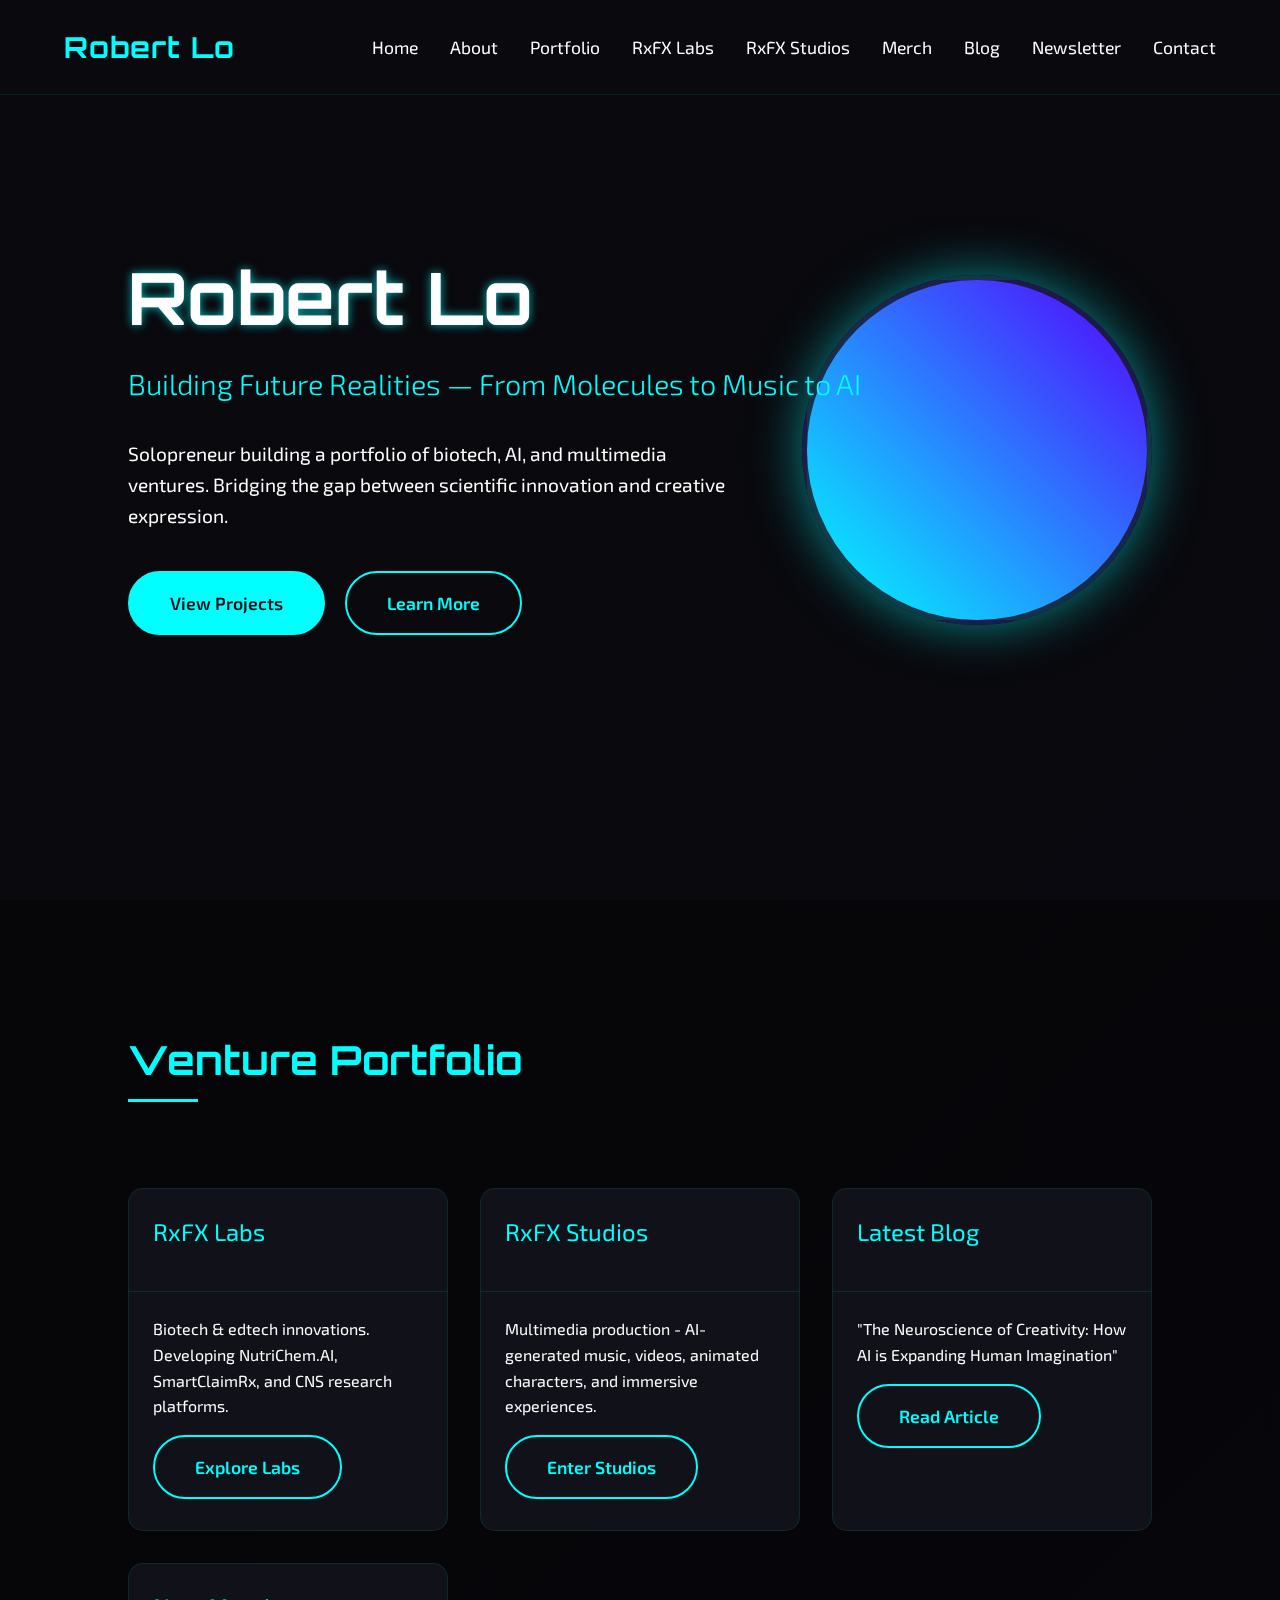
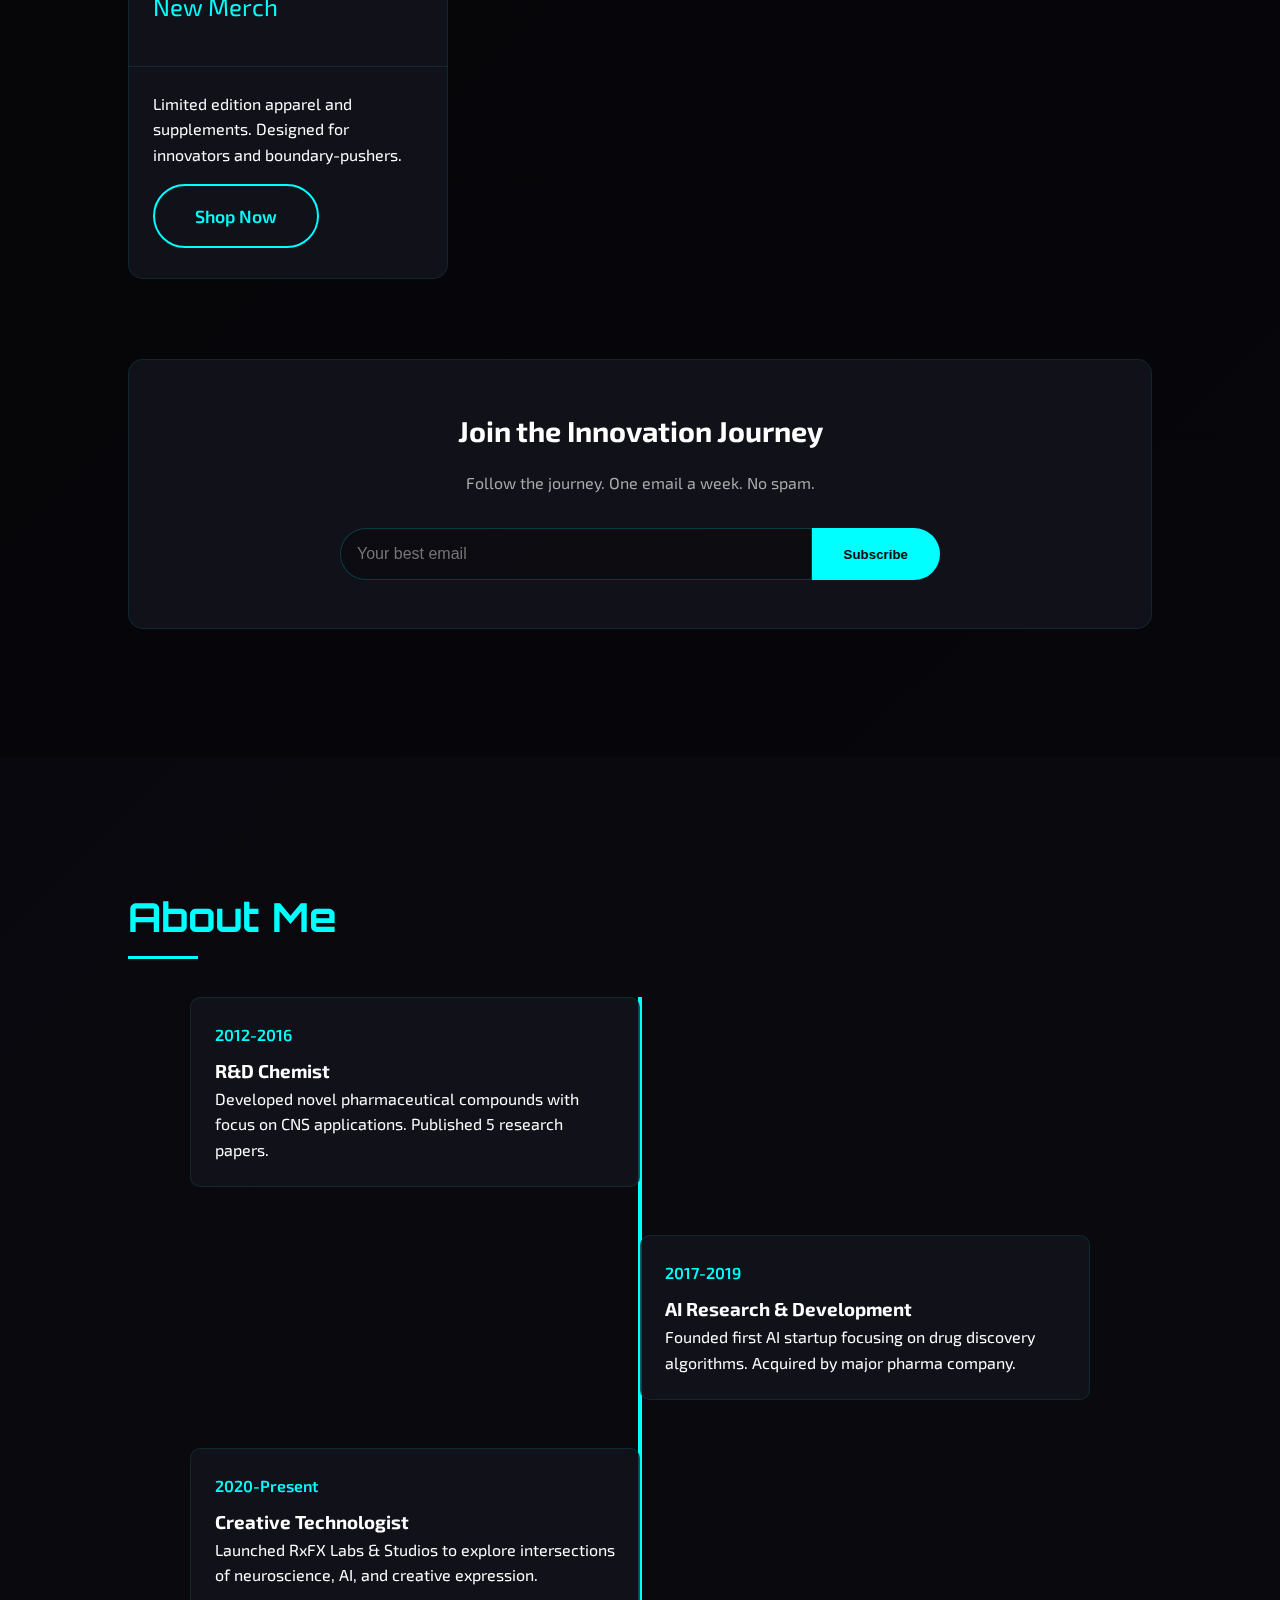
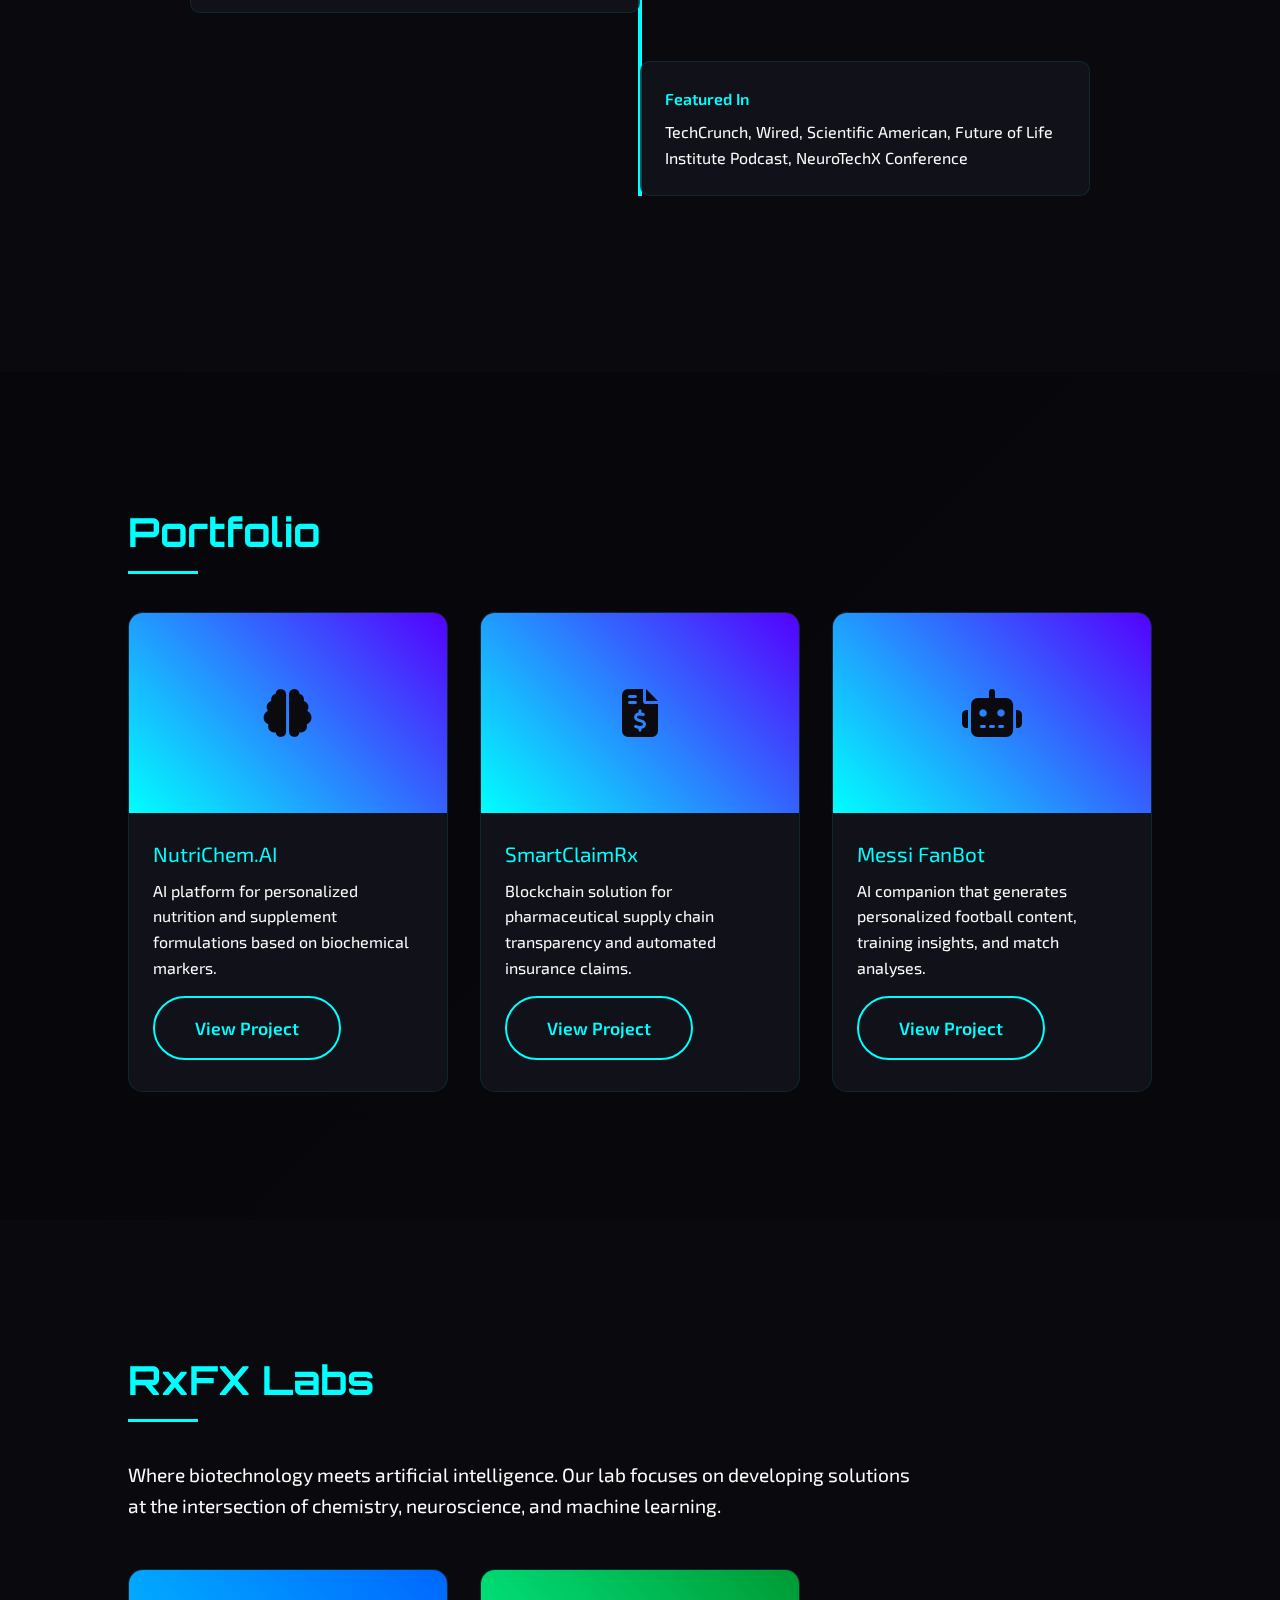
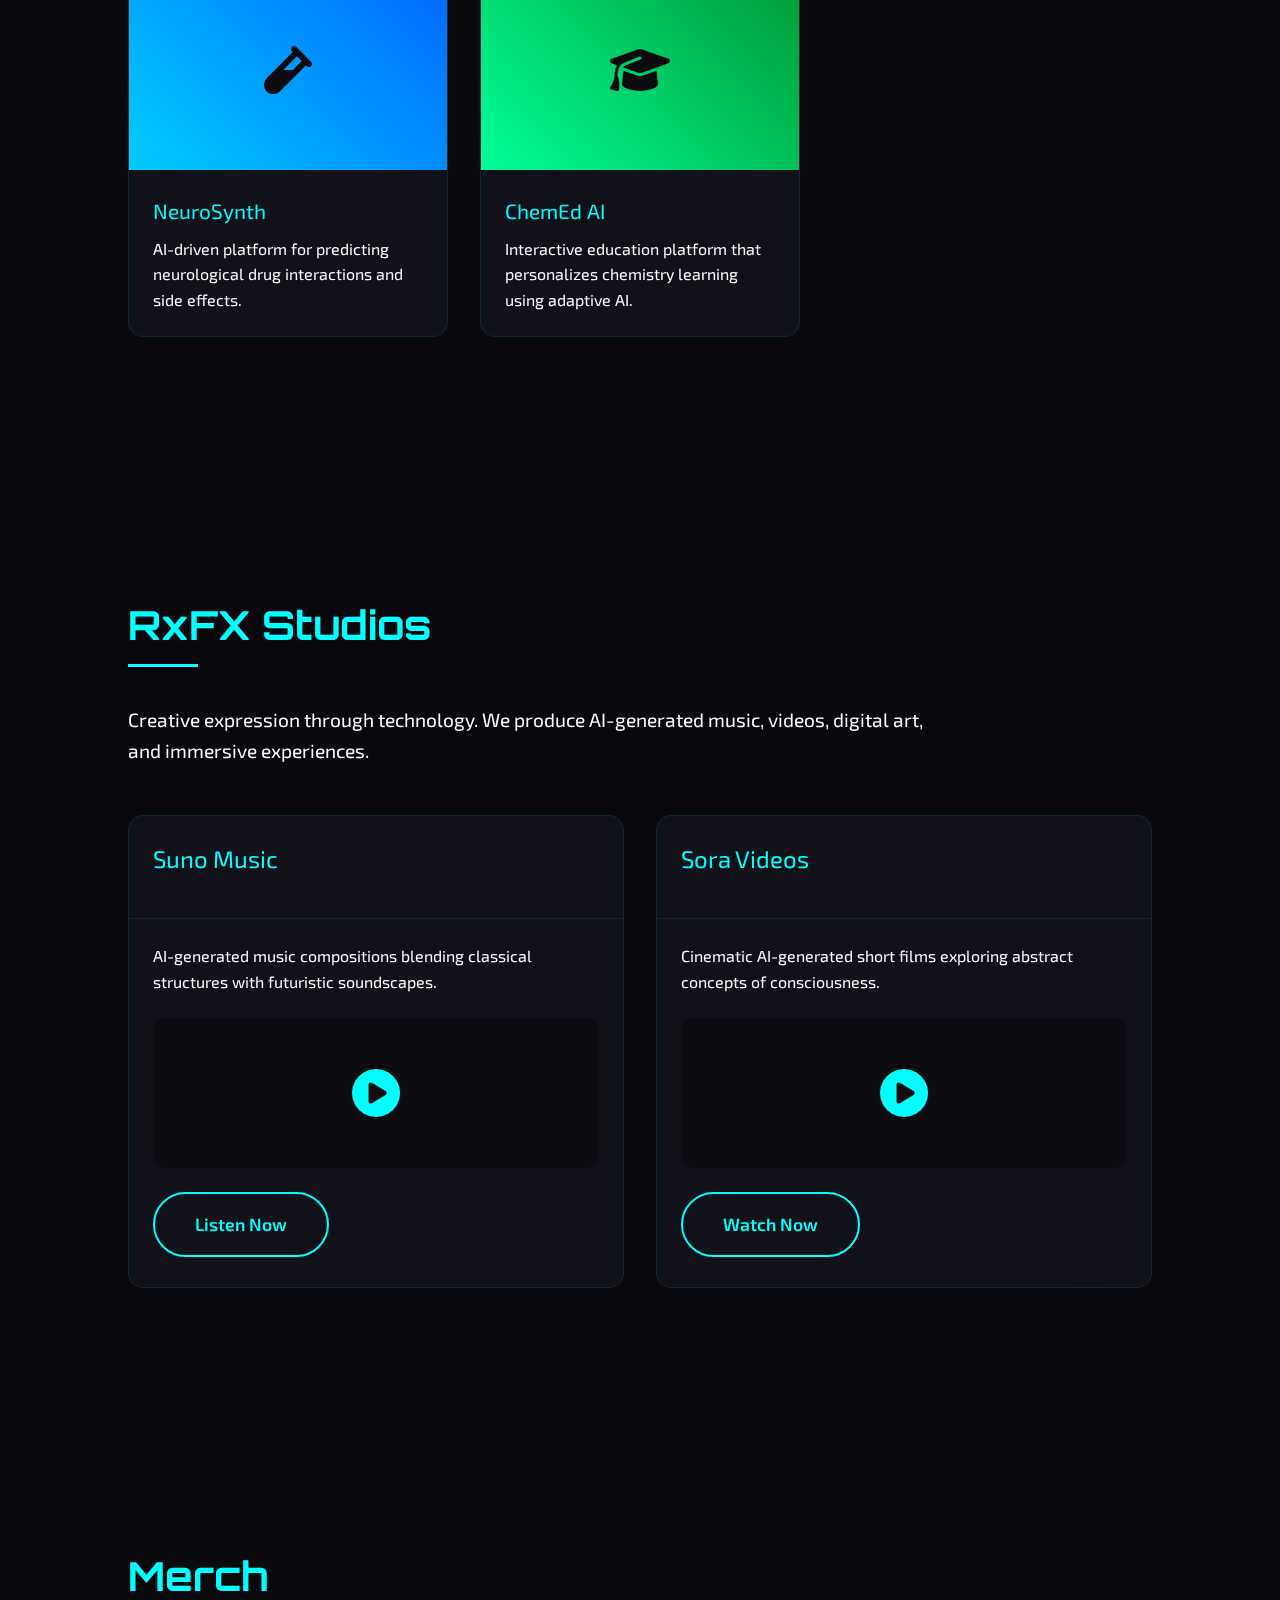
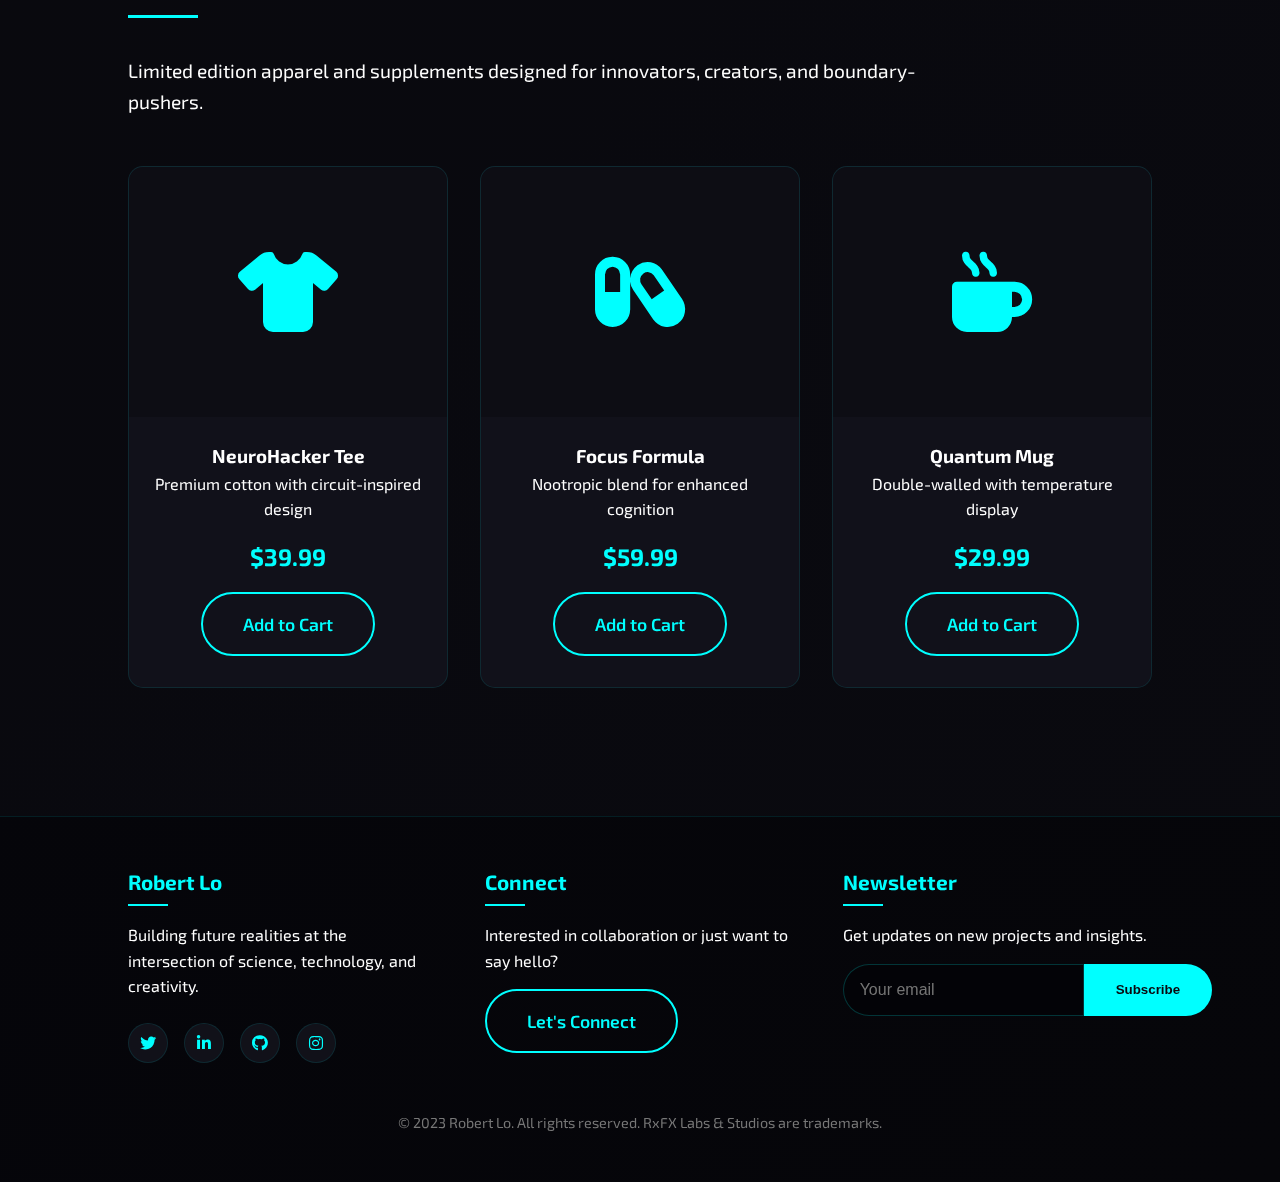
<file: index.html>
<!DOCTYPE html>
<html lang="en">
<head>
    <meta charset="UTF-8">
    <meta name="viewport" content="width=device-width, initial-scale=1.0">
    <title>Robert Lo | Building Future Realities</title>
    <meta name="description" content="Solopreneur, R&D chemist, and creative technologist building across neuroscience, AI, music, biotech, and design.">
    <link rel="stylesheet" href="https://cdnjs.cloudflare.com/ajax/libs/font-awesome/6.4.0/css/all.min.css">
    <link href="https://fonts.googleapis.com/css2?family=Exo+2:wght@300;400;600;700&family=Orbitron:wght@400;700&display=swap" rel="stylesheet">
    <style>
        :root {
            --primary: #0ff;
            --primary-dark: #0cc;
            --secondary: #fff;
            --dark: #0a0a0f;
            --darker: #050508;
            --card-bg: rgba(20, 20, 30, 0.8);
            --glow: 0 0 10px rgba(0, 255, 255, 0.7);
            --transition: all 0.4s cubic-bezier(0.175, 0.885, 0.32, 1.275);
        }

        * {
            margin: 0;
            padding: 0;
            box-sizing: border-box;
        }

        body {
            background: linear-gradient(135deg, var(--darker), var(--dark));
            color: var(--secondary);
            font-family: 'Exo 2', sans-serif;
            line-height: 1.6;
            overflow-x: hidden;
            min-height: 100vh;
        }

        .grid-bg {
            position: fixed;
            top: 0;
            left: 0;
            width: 100%;
            height: 100%;
            background: 
                linear-gradient(rgba(10, 10, 15, 0.9), rgba(10, 10, 15, 0.9)),
                url('data:image/svg+xml;utf8,<svg xmlns="http://www.w3.org/2000/svg" width="100" height="100" viewBox="0 0 100 100"><rect width="100" height="100" fill="none" stroke="rgba(0, 255, 255, 0.05)" stroke-width="0.5"/></svg>');
            z-index: -1;
        }

        header {
            position: fixed;
            top: 0;
            width: 100%;
            padding: 1.5rem 5%;
            display: flex;
            justify-content: space-between;
            align-items: center;
            z-index: 1000;
            background: rgba(10, 10, 15, 0.8);
            backdrop-filter: blur(10px);
            border-bottom: 1px solid rgba(0, 255, 255, 0.1);
        }

        .logo {
            font-family: 'Orbitron', sans-serif;
            font-size: 1.8rem;
            font-weight: 700;
            color: var(--primary);
            text-decoration: none;
            letter-spacing: 1px;
            position: relative;
        }

        .logo::after {
            content: '';
            position: absolute;
            bottom: -5px;
            left: 0;
            width: 100%;
            height: 2px;
            background: var(--primary);
            transform: scaleX(0);
            transition: transform 0.3s ease;
        }

        .logo:hover::after {
            transform: scaleX(1);
        }

        nav ul {
            display: flex;
            list-style: none;
            gap: 2rem;
        }

        nav a {
            color: var(--secondary);
            text-decoration: none;
            font-size: 1.1rem;
            font-weight: 400;
            position: relative;
            padding: 0.5rem 0;
            transition: var(--transition);
        }

        nav a:hover {
            color: var(--primary);
        }

        nav a::after {
            content: '';
            position: absolute;
            bottom: 0;
            left: 0;
            width: 0;
            height: 2px;
            background: var(--primary);
            transition: width 0.3s ease;
        }

        nav a:hover::after {
            width: 100%;
        }

        .mobile-menu-btn {
            display: none;
            background: none;
            border: none;
            color: var(--secondary);
            font-size: 1.5rem;
            cursor: pointer;
        }

        .hero {
            min-height: 100vh;
            display: flex;
            align-items: center;
            padding: 0 10%;
            position: relative;
            overflow: hidden;
        }

        .hero-content {
            max-width: 800px;
            z-index: 2;
        }

        .hero h1 {
            font-family: 'Orbitron', sans-serif;
            font-size: 4.5rem;
            font-weight: 700;
            margin-bottom: 1.5rem;
            line-height: 1.1;
            text-shadow: var(--glow);
        }

        .tagline {
            font-size: 1.8rem;
            color: var(--primary);
            margin-bottom: 2rem;
            font-weight: 300;
        }

        .hero p {
            font-size: 1.2rem;
            margin-bottom: 2.5rem;
            max-width: 600px;
        }

        .hero-img {
            position: absolute;
            right: 10%;
            top: 50%;
            transform: translateY(-50%);
            width: 350px;
            height: 350px;
            border-radius: 50%;
            background: linear-gradient(45deg, var(--primary), #5500ff);
            box-shadow: 0 0 50px rgba(0, 255, 255, 0.5);
            overflow: hidden;
            display: flex;
            align-items: center;
            justify-content: center;
            border: 5px solid var(--card-bg);
            animation: float 6s ease-in-out infinite;
        }

        .hero-img::before {
            content: '';
            position: absolute;
            width: 100%;
            height: 100%;
            background: url('https://i.postimg.cc/7YCXdNXG/Chat-GPT-Image-Jun-23-2025-12-48-06-PM.png') center/cover;
            border-radius: 50%;
        }

        .btn {
            display: inline-block;
            padding: 1rem 2.5rem;
            background: transparent;
            color: var(--primary);
            border: 2px solid var(--primary);
            border-radius: 50px;
            font-size: 1.1rem;
            font-weight: 600;
            text-decoration: none;
            transition: var(--transition);
            cursor: pointer;
            position: relative;
            overflow: hidden;
            z-index: 1;
        }

        .btn::before {
            content: '';
            position: absolute;
            top: 0;
            left: 0;
            width: 0;
            height: 100%;
            background: var(--primary);
            transition: width 0.5s ease;
            z-index: -1;
        }

        .btn:hover {
            color: var(--dark);
            box-shadow: var(--glow);
        }

        .btn:hover::before {
            width: 100%;
        }

        .btn-primary {
            background: var(--primary);
            color: var(--dark);
            margin-right: 1rem;
        }

        .btn-primary:hover {
            background: transparent;
            color: var(--primary);
        }

        .section {
            padding: 8rem 10%;
        }

        .section-title {
            font-family: 'Orbitron', sans-serif;
            font-size: 2.5rem;
            margin-bottom: 3rem;
            color: var(--primary);
            position: relative;
            display: inline-block;
        }

        .section-title::after {
            content: '';
            position: absolute;
            bottom: -10px;
            left: 0;
            width: 70px;
            height: 3px;
            background: var(--primary);
        }

        .preview-grid {
            display: grid;
            grid-template-columns: repeat(auto-fit, minmax(300px, 1fr));
            gap: 2rem;
            margin-top: 3rem;
        }

        .preview-card {
            background: var(--card-bg);
            border-radius: 15px;
            overflow: hidden;
            transition: var(--transition);
            border: 1px solid rgba(0, 255, 255, 0.1);
            position: relative;
        }

        .preview-card:hover {
            transform: translateY(-10px);
            box-shadow: var(--glow);
            border-color: var(--primary);
        }

        .card-header {
            padding: 1.5rem;
            border-bottom: 1px solid rgba(0, 255, 255, 0.1);
        }

        .card-body {
            padding: 1.5rem;
        }

        .card-title {
            font-size: 1.5rem;
            margin-bottom: 1rem;
            color: var(--primary);
        }

        .newsletter {
            background: var(--card-bg);
            border-radius: 15px;
            padding: 3rem;
            margin-top: 5rem;
            text-align: center;
            border: 1px solid rgba(0, 255, 255, 0.1);
        }

        .newsletter h3 {
            font-size: 1.8rem;
            margin-bottom: 1rem;
        }

        .newsletter p {
            color: #aaa;
            margin-bottom: 2rem;
        }

        .form-group {
            display: flex;
            max-width: 600px;
            margin: 0 auto;
        }

        .form-input {
            flex: 1;
            padding: 1rem;
            background: rgba(0, 0, 0, 0.3);
            border: 1px solid rgba(0, 255, 255, 0.2);
            border-radius: 50px 0 0 50px;
            color: var(--secondary);
            font-size: 1rem;
            outline: none;
            transition: var(--transition);
        }

        .form-input:focus {
            border-color: var(--primary);
            box-shadow: 0 0 15px rgba(0, 255, 255, 0.3);
        }

        .form-btn {
            padding: 0 2rem;
            background: var(--primary);
            color: var(--dark);
            border: none;
            border-radius: 0 50px 50px 0;
            font-weight: 600;
            cursor: pointer;
            transition: var(--transition);
        }

        .form-btn:hover {
            background: var(--primary-dark);
        }

        .timeline {
            position: relative;
            max-width: 900px;
            margin: 0 auto;
        }

        .timeline::before {
            content: '';
            position: absolute;
            top: 0;
            bottom: 0;
            width: 4px;
            background: var(--primary);
            left: 50%;
            transform: translateX(-50%);
        }

        .timeline-item {
            position: relative;
            margin-bottom: 3rem;
            width: 50%;
            padding: 1.5rem;
            background: var(--card-bg);
            border-radius: 10px;
            border: 1px solid rgba(0, 255, 255, 0.1);
            transition: var(--transition);
        }

        .timeline-item:hover {
            transform: translateY(-5px);
            box-shadow: var(--glow);
        }

        .timeline-item:nth-child(odd) {
            left: 0;
        }

        .timeline-item:nth-child(even) {
            left: 50%;
        }

        .timeline-date {
            color: var(--primary);
            font-weight: 600;
            margin-bottom: 0.5rem;
        }

        .portfolio-grid {
            display: grid;
            grid-template-columns: repeat(auto-fill, minmax(300px, 1fr));
            gap: 2rem;
        }

        .portfolio-item {
            background: var(--card-bg);
            border-radius: 15px;
            overflow: hidden;
            border: 1px solid rgba(0, 255, 255, 0.1);
            transition: var(--transition);
        }

        .portfolio-item:hover {
            transform: translateY(-10px);
            box-shadow: var(--glow);
            border-color: var(--primary);
        }

        .portfolio-img {
            height: 200px;
            background: linear-gradient(45deg, var(--primary), #5500ff);
            display: flex;
            align-items: center;
            justify-content: center;
            color: var(--dark);
            font-size: 3rem;
        }

        .portfolio-content {
            padding: 1.5rem;
        }

        .portfolio-title {
            font-size: 1.3rem;
            margin-bottom: 0.5rem;
            color: var(--primary);
        }

        .merch-grid {
            display: grid;
            grid-template-columns: repeat(auto-fill, minmax(250px, 1fr));
            gap: 2rem;
        }

        .merch-item {
            background: var(--card-bg);
            border-radius: 15px;
            overflow: hidden;
            border: 1px solid rgba(0, 255, 255, 0.1);
            transition: var(--transition);
            text-align: center;
        }

        .merch-item:hover {
            transform: translateY(-10px);
            box-shadow: var(--glow);
            border-color: var(--primary);
        }

        .merch-img {
            height: 250px;
            display: flex;
            align-items: center;
            justify-content: center;
            background: rgba(0, 0, 0, 0.2);
            font-size: 5rem;
            color: var(--primary);
        }

        .merch-content {
            padding: 1.5rem;
        }

        .merch-price {
            font-size: 1.5rem;
            color: var(--primary);
            margin: 1rem 0;
            font-weight: 700;
        }

        footer {
            background: rgba(5, 5, 10, 0.9);
            padding: 3rem 10%;
            border-top: 1px solid rgba(0, 255, 255, 0.1);
        }

        .footer-grid {
            display: grid;
            grid-template-columns: repeat(auto-fit, minmax(250px, 1fr));
            gap: 3rem;
        }

        .footer-col h3 {
            font-size: 1.3rem;
            margin-bottom: 1.5rem;
            color: var(--primary);
            position: relative;
        }

        .footer-col h3::after {
            content: '';
            position: absolute;
            bottom: -8px;
            left: 0;
            width: 40px;
            height: 2px;
            background: var(--primary);
        }

        .social-links {
            display: flex;
            gap: 1rem;
            margin-top: 1.5rem;
        }

        .social-link {
            display: flex;
            align-items: center;
            justify-content: center;
            width: 40px;
            height: 40px;
            border-radius: 50%;
            background: var(--card-bg);
            color: var(--primary);
            text-decoration: none;
            transition: var(--transition);
            border: 1px solid rgba(0, 255, 255, 0.1);
        }

        .social-link:hover {
            background: var(--primary);
            color: var(--dark);
            transform: translateY(-5px);
            box-shadow: var(--glow);
        }

        .copyright {
            text-align: center;
            padding-top: 3rem;
            color: #777;
            font-size: 0.9rem;
        }

        /* Animations */
        @keyframes float {
            0% { transform: translateY(-50%) translateX(0); }
            50% { transform: translateY(-55%) translateX(10px); }
            100% { transform: translateY(-50%) translateX(0); }
        }

        @keyframes pulse {
            0% { box-shadow: 0 0 0 0 rgba(0, 255, 255, 0.7); }
            70% { box-shadow: 0 0 0 15px rgba(0, 255, 255, 0); }
            100% { box-shadow: 0 0 0 0 rgba(0, 255, 255, 0); }
        }

        .pulse {
            animation: pulse 2s infinite;
        }

        /* Responsive */
        @media (max-width: 1100px) {
            .hero-img {
                right: 5%;
                width: 300px;
                height: 300px;
            }
        }

        @media (max-width: 900px) {
            .hero {
                flex-direction: column;
                text-align: center;
                padding-top: 8rem;
            }

            .hero-content {
                margin-bottom: 3rem;
            }

            .hero-img {
                position: relative;
                right: auto;
                top: auto;
                transform: none;
                margin-top: 2rem;
            }

            .hero h1 {
                font-size: 3.5rem;
            }

            .tagline {
                font-size: 1.5rem;
            }

            .timeline::before {
                left: 30px;
            }

            .timeline-item {
                width: calc(100% - 60px);
                left: 0 !important;
                margin-left: 60px;
            }
        }

        @media (max-width: 768px) {
            .mobile-menu-btn {
                display: block;
            }

            nav ul {
                position: fixed;
                top: 80px;
                right: -100%;
                flex-direction: column;
                background: var(--card-bg);
                width: 70%;
                height: calc(100vh - 80px);
                padding: 2rem;
                transition: var(--transition);
                border-left: 1px solid rgba(0, 255, 255, 0.1);
            }

            nav ul.active {
                right: 0;
            }

            .section {
                padding: 5rem 7%;
            }

            .form-group {
                flex-direction: column;
            }

            .form-input {
                border-radius: 50px;
                margin-bottom: 1rem;
            }

            .form-btn {
                border-radius: 50px;
                padding: 1rem;
            }
        }

        @media (max-width: 480px) {
            .hero h1 {
                font-size: 2.8rem;
            }

            .tagline {
                font-size: 1.3rem;
            }

            .hero-img {
                width: 250px;
                height: 250px;
            }

            .section-title {
                font-size: 2rem;
            }
        }
    </style>
</head>
<body>
    <div class="grid-bg"></div>
    
    <header>
        <a href="#" class="logo">Robert Lo</a>
        <button class="mobile-menu-btn">
            <i class="fas fa-bars"></i>
        </button>
        <nav>
            <ul>
                <li><a href="#home">Home</a></li>
                <li><a href="#about">About</a></li>
                <li><a href="#portfolio">Portfolio</a></li>
                <li><a href="#rxfx-labs">RxFX Labs</a></li>
                <li><a href="#rxfx-studios">RxFX Studios</a></li>
                <li><a href="#merch">Merch</a></li>
                <li><a href="#blog">Blog</a></li>
                <li><a href="#newsletter">Newsletter</a></li>
                <li><a href="#contact">Contact</a></li>
            </ul>
        </nav>
    </header>

    <main>
        <section id="home" class="hero">
            <div class="hero-content">
                <h1>Robert Lo</h1>
                <div class="tagline">Building Future Realities — From Molecules to Music to AI</div>
                <p>Solopreneur building a portfolio of biotech, AI, and multimedia ventures. Bridging the gap between scientific innovation and creative expression.</p>
                <div class="hero-btns">
                    <a href="#portfolio" class="btn btn-primary pulse">View Projects</a>
                    <a href="#about" class="btn">Learn More</a>
                </div>
            </div>
            <div class="hero-img"></div>
        </section>

        <section id="previews" class="section">
            <h2 class="section-title">Venture Portfolio</h2>
            <div class="preview-grid">
                <div class="preview-card">
                    <div class="card-header">
                        <div class="card-title">RxFX Labs</div>
                    </div>
                    <div class="card-body">
                        <p>Biotech & edtech innovations. Developing NutriChem.AI, SmartClaimRx, and CNS research platforms.</p>
                        <a href="#rxfx-labs" class="btn" style="margin-top: 1rem;">Explore Labs</a>
                    </div>
                </div>
                
                <div class="preview-card">
                    <div class="card-header">
                        <div class="card-title">RxFX Studios</div>
                    </div>
                    <div class="card-body">
                        <p>Multimedia production - AI-generated music, videos, animated characters, and immersive experiences.</p>
                        <a href="#rxfx-studios" class="btn" style="margin-top: 1rem;">Enter Studios</a>
                    </div>
                </div>
                
                <div class="preview-card">
                    <div class="card-header">
                        <div class="card-title">Latest Blog</div>
                    </div>
                    <div class="card-body">
                        <p>"The Neuroscience of Creativity: How AI is Expanding Human Imagination"</p>
                        <a href="#blog" class="btn" style="margin-top: 1rem;">Read Article</a>
                    </div>
                </div>
                
                <div class="preview-card">
                    <div class="card-header">
                        <div class="card-title">New Merch</div>
                    </div>
                    <div class="card-body">
                        <p>Limited edition apparel and supplements. Designed for innovators and boundary-pushers.</p>
                        <a href="#merch" class="btn" style="margin-top: 1rem;">Shop Now</a>
                    </div>
                </div>
            </div>

            <div class="newsletter">
                <h3>Join the Innovation Journey</h3>
                <p>Follow the journey. One email a week. No spam.</p>
                <div class="form-group">
                    <input type="email" class="form-input" placeholder="Your best email">
                    <button class="form-btn">Subscribe</button>
                </div>
            </div>
        </section>

        <section id="about" class="section" style="background: rgba(10, 10, 15, 0.7);">
            <h2 class="section-title">About Me</h2>
            <div class="timeline">
                <div class="timeline-item">
                    <div class="timeline-date">2012-2016</div>
                    <h3>R&D Chemist</h3>
                    <p>Developed novel pharmaceutical compounds with focus on CNS applications. Published 5 research papers.</p>
                </div>
                
                <div class="timeline-item">
                    <div class="timeline-date">2017-2019</div>
                    <h3>AI Research & Development</h3>
                    <p>Founded first AI startup focusing on drug discovery algorithms. Acquired by major pharma company.</p>
                </div>
                
                <div class="timeline-item">
                    <div class="timeline-date">2020-Present</div>
                    <h3>Creative Technologist</h3>
                    <p>Launched RxFX Labs & Studios to explore intersections of neuroscience, AI, and creative expression.</p>
                </div>
                
                <div class="timeline-item">
                    <div class="timeline-date">Featured In</div>
                    <p>TechCrunch, Wired, Scientific American, Future of Life Institute Podcast, NeuroTechX Conference</p>
                </div>
            </div>
        </section>

        <section id="portfolio" class="section">
            <h2 class="section-title">Portfolio</h2>
            <div class="portfolio-grid">
                <div class="portfolio-item">
                    <div class="portfolio-img">
                        <i class="fas fa-brain"></i>
                    </div>
                    <div class="portfolio-content">
                        <div class="portfolio-title">NutriChem.AI</div>
                        <p>AI platform for personalized nutrition and supplement formulations based on biochemical markers.</p>
                        <a href="#" class="btn" style="margin-top: 1rem;">View Project</a>
                    </div>
                </div>
                
                <div class="portfolio-item">
                    <div class="portfolio-img">
                        <i class="fas fa-file-invoice-dollar"></i>
                    </div>
                    <div class="portfolio-content">
                        <div class="portfolio-title">SmartClaimRx</div>
                        <p>Blockchain solution for pharmaceutical supply chain transparency and automated insurance claims.</p>
                        <a href="#" class="btn" style="margin-top: 1rem;">View Project</a>
                    </div>
                </div>
                
                <div class="portfolio-item">
                    <div class="portfolio-img">
                        <i class="fas fa-robot"></i>
                    </div>
                    <div class="portfolio-content">
                        <div class="portfolio-title">Messi FanBot</div>
                        <p>AI companion that generates personalized football content, training insights, and match analyses.</p>
                        <a href="#" class="btn" style="margin-top: 1rem;">View Project</a>
                    </div>
                </div>
            </div>
        </section>

        <section id="rxfx-labs" class="section" style="background: rgba(10, 10, 15, 0.7);">
            <h2 class="section-title">RxFX Labs</h2>
            <p style="max-width: 800px; margin-bottom: 3rem; font-size: 1.2rem;">
                Where biotechnology meets artificial intelligence. Our lab focuses on developing solutions at the intersection of chemistry, neuroscience, and machine learning.
            </p>
            
            <div class="portfolio-grid">
                <div class="portfolio-item">
                    <div class="portfolio-img" style="background: linear-gradient(45deg, #00ccff, #0066ff);">
                        <i class="fas fa-vial"></i>
                    </div>
                    <div class="portfolio-content">
                        <div class="portfolio-title">NeuroSynth</div>
                        <p>AI-driven platform for predicting neurological drug interactions and side effects.</p>
                    </div>
                </div>
                
                <div class="portfolio-item">
                    <div class="portfolio-img" style="background: linear-gradient(45deg, #00ff99, #009933);">
                        <i class="fas fa-graduation-cap"></i>
                    </div>
                    <div class="portfolio-content">
                        <div class="portfolio-title">ChemEd AI</div>
                        <p>Interactive education platform that personalizes chemistry learning using adaptive AI.</p>
                    </div>
                </div>
            </div>
        </section>

        <section id="rxfx-studios" class="section">
            <h2 class="section-title">RxFX Studios</h2>
            <p style="max-width: 800px; margin-bottom: 3rem; font-size: 1.2rem;">
                Creative expression through technology. We produce AI-generated music, videos, digital art, and immersive experiences.
            </p>
            
            <div class="preview-grid">
                <div class="preview-card">
                    <div class="card-header">
                        <div class="card-title">Suno Music</div>
                    </div>
                    <div class="card-body">
                        <p>AI-generated music compositions blending classical structures with futuristic soundscapes.</p>
                        <div style="margin: 1.5rem 0; height: 150px; background: rgba(0,0,0,0.3); display: flex; align-items: center; justify-content: center; border-radius: 10px;">
                            <i class="fas fa-play-circle" style="font-size: 3rem; color: var(--primary);"></i>
                        </div>
                        <a href="#" class="btn">Listen Now</a>
                    </div>
                </div>
                
                <div class="preview-card">
                    <div class="card-header">
                        <div class="card-title">Sora Videos</div>
                    </div>
                    <div class="card-body">
                        <p>Cinematic AI-generated short films exploring abstract concepts of consciousness.</p>
                        <div style="margin: 1.5rem 0; height: 150px; background: rgba(0,0,0,0.3); display: flex; align-items: center; justify-content: center; border-radius: 10px;">
                            <i class="fas fa-play-circle" style="font-size: 3rem; color: var(--primary);"></i>
                        </div>
                        <a href="#" class="btn">Watch Now</a>
                    </div>
                </div>
            </div>
        </section>

        <section id="merch" class="section" style="background: rgba(10, 10, 15, 0.7);">
            <h2 class="section-title">Merch</h2>
            <p style="max-width: 800px; margin-bottom: 3rem; font-size: 1.2rem;">
                Limited edition apparel and supplements designed for innovators, creators, and boundary-pushers.
            </p>
            
            <div class="merch-grid">
                <div class="merch-item">
                    <div class="merch-img">
                        <i class="fas fa-tshirt"></i>
                    </div>
                    <div class="merch-content">
                        <h3>NeuroHacker Tee</h3>
                        <p>Premium cotton with circuit-inspired design</p>
                        <div class="merch-price">$39.99</div>
                        <a href="#" class="btn">Add to Cart</a>
                    </div>
                </div>
                
                <div class="merch-item">
                    <div class="merch-img">
                        <i class="fas fa-capsules"></i>
                    </div>
                    <div class="merch-content">
                        <h3>Focus Formula</h3>
                        <p>Nootropic blend for enhanced cognition</p>
                        <div class="merch-price">$59.99</div>
                        <a href="#" class="btn">Add to Cart</a>
                    </div>
                </div>
                
                <div class="merch-item">
                    <div class="merch-img">
                        <i class="fas fa-mug-hot"></i>
                    </div>
                    <div class="merch-content">
                        <h3>Quantum Mug</h3>
                        <p>Double-walled with temperature display</p>
                        <div class="merch-price">$29.99</div>
                        <a href="#" class="btn">Add to Cart</a>
                    </div>
                </div>
            </div>
        </section>
    </main>

    <footer id="contact">
        <div class="footer-grid">
            <div class="footer-col">
                <h3>Robert Lo</h3>
                <p>Building future realities at the intersection of science, technology, and creativity.</p>
                <div class="social-links">
                    <a href="#" class="social-link"><i class="fab fa-twitter"></i></a>
                    <a href="#" class="social-link"><i class="fab fa-linkedin-in"></i></a>
                    <a href="#" class="social-link"><i class="fab fa-github"></i></a>
                    <a href="#" class="social-link"><i class="fab fa-instagram"></i></a>
                </div>
            </div>
            
            <div class="footer-col">
                <h3>Connect</h3>
                <p>Interested in collaboration or just want to say hello?</p>
                <a href="mailto:alex@rx-fx.io" class="btn" style="margin-top: 1rem;">Let's Connect</a>
            </div>
            
            <div class="footer-col">
                <h3>Newsletter</h3>
                <p>Get updates on new projects and insights.</p>
                <div class="form-group" style="margin-top: 1rem;">
                    <input type="email" class="form-input" placeholder="Your email">
                    <button class="form-btn">Subscribe</button>
                </div>
            </div>
        </div>
        
        <div class="copyright">
            &copy; 2023 Robert Lo. All rights reserved. RxFX Labs & Studios are trademarks.
        </div>
    </footer>

    <script>
        // Mobile menu toggle
        const mobileMenuBtn = document.querySelector('.mobile-menu-btn');
        const navMenu = document.querySelector('nav ul');
        
        mobileMenuBtn.addEventListener('click', () => {
            navMenu.classList.toggle('active');
            mobileMenuBtn.querySelector('i').classList.toggle('fa-bars');
            mobileMenuBtn.querySelector('i').classList.toggle('fa-times');
        });
        
        // Smooth scrolling for anchor links
        document.querySelectorAll('a[href^="#"]').forEach(anchor => {
            anchor.addEventListener('click', function(e) {
                e.preventDefault();
                
                navMenu.classList.remove('active');
                mobileMenuBtn.querySelector('i').classList.add('fa-bars');
                mobileMenuBtn.querySelector('i').classList.remove('fa-times');
                
                const targetId = this.getAttribute('href');
                const targetElement = document.querySelector(targetId);
                
                window.scrollTo({
                    top: targetElement.offsetTop - 80,
                    behavior: 'smooth'
                });
            });
        });
        
        // Add animation when elements come into view
        const observerOptions = {
            root: null,
            rootMargin: '0px',
            threshold: 0.1
        };
        
        const observer = new IntersectionObserver((entries, observer) => {
            entries.forEach(entry => {
                if (entry.isIntersecting) {
                    entry.target.classList.add('animate');
                    observer.unobserve(entry.target);
                }
            });
        }, observerOptions);
        
        document.querySelectorAll('.preview-card, .timeline-item, .portfolio-item, .merch-item').forEach(item => {
            observer.observe(item);
        });
    </script>
</body>
</html>
</file>
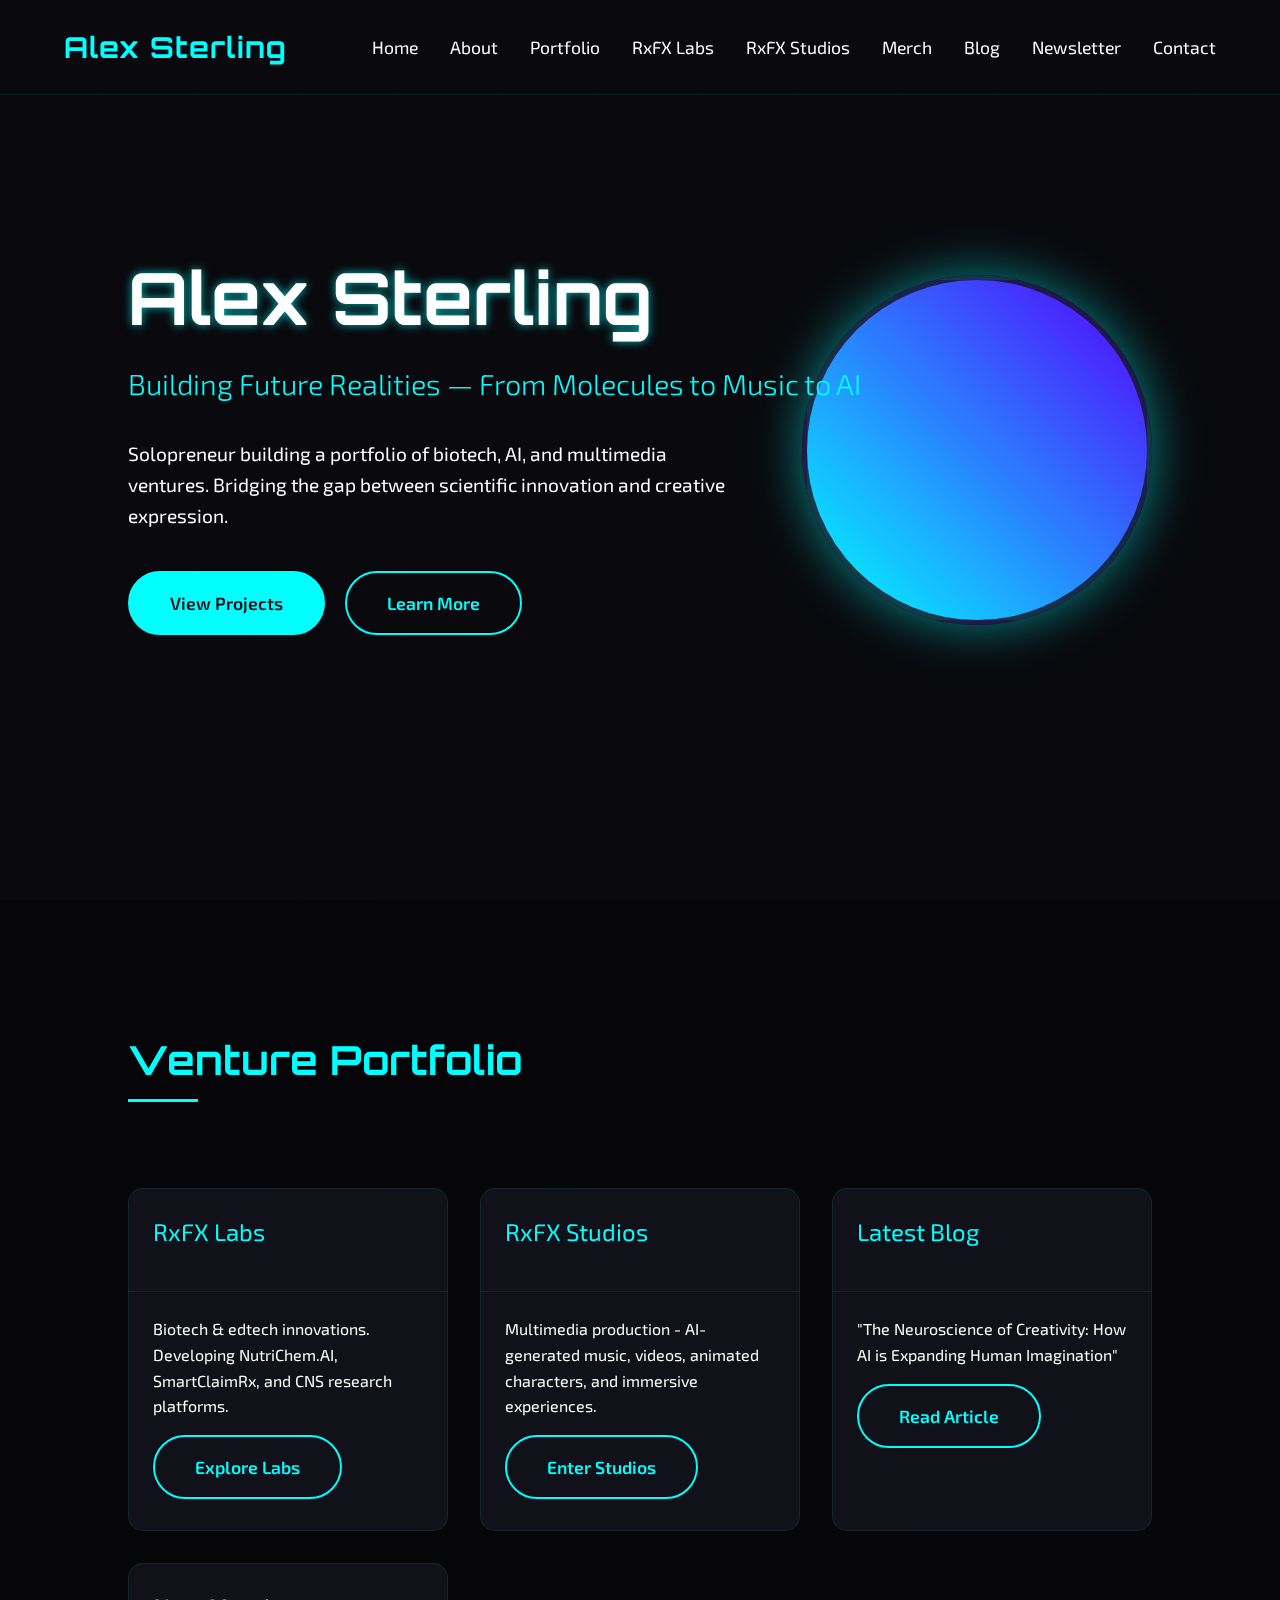
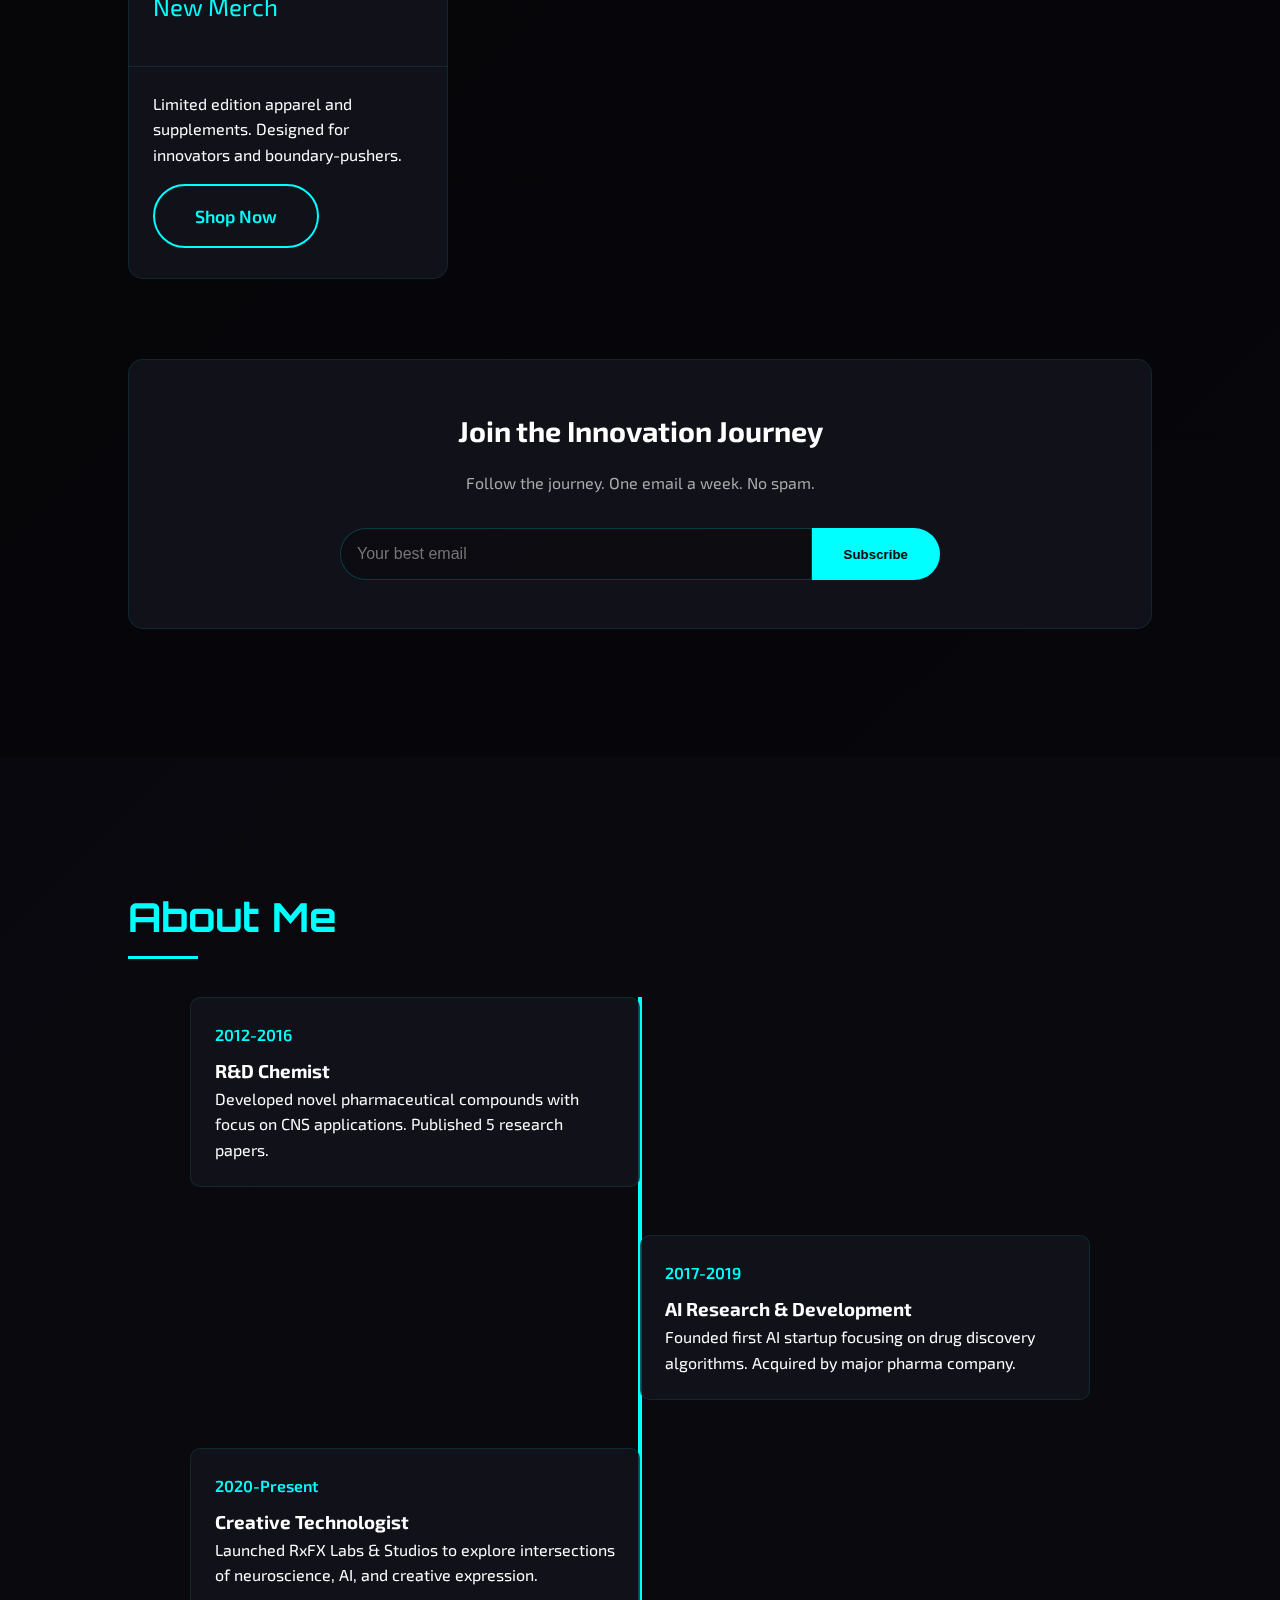
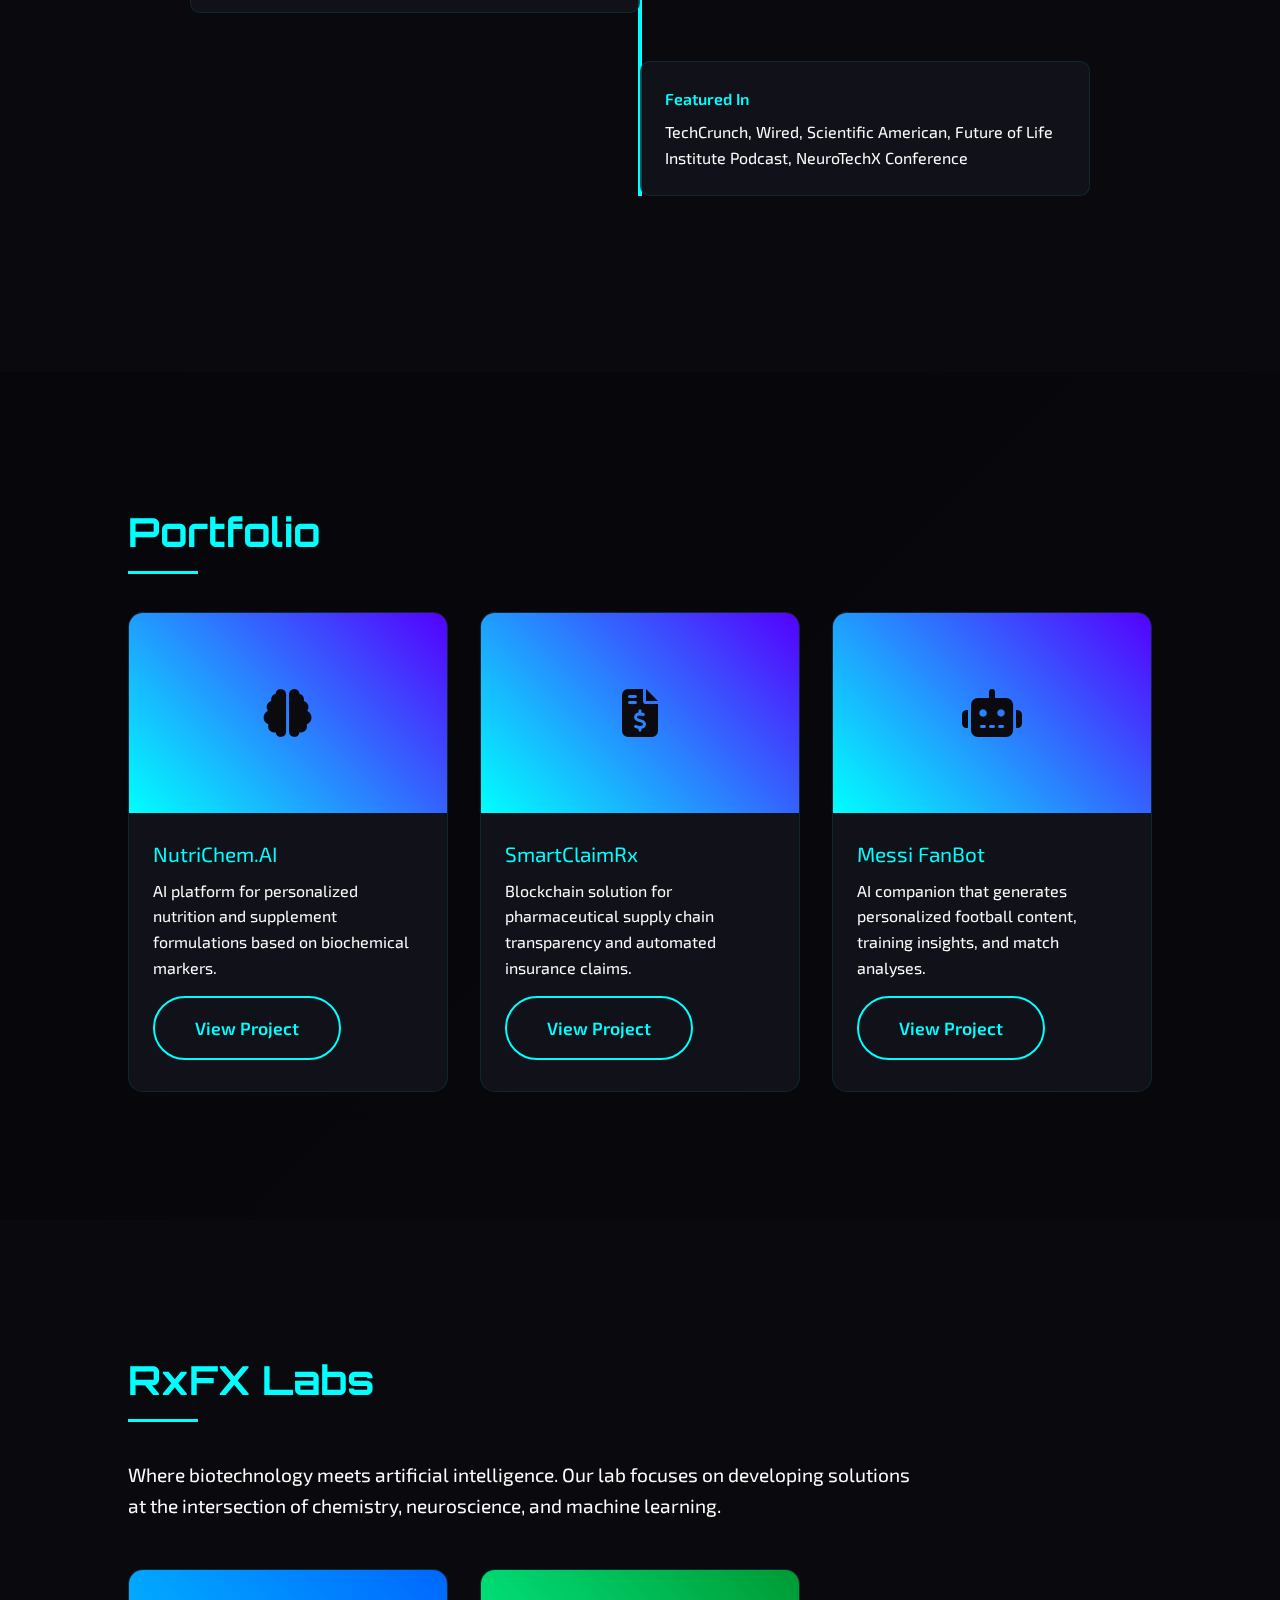
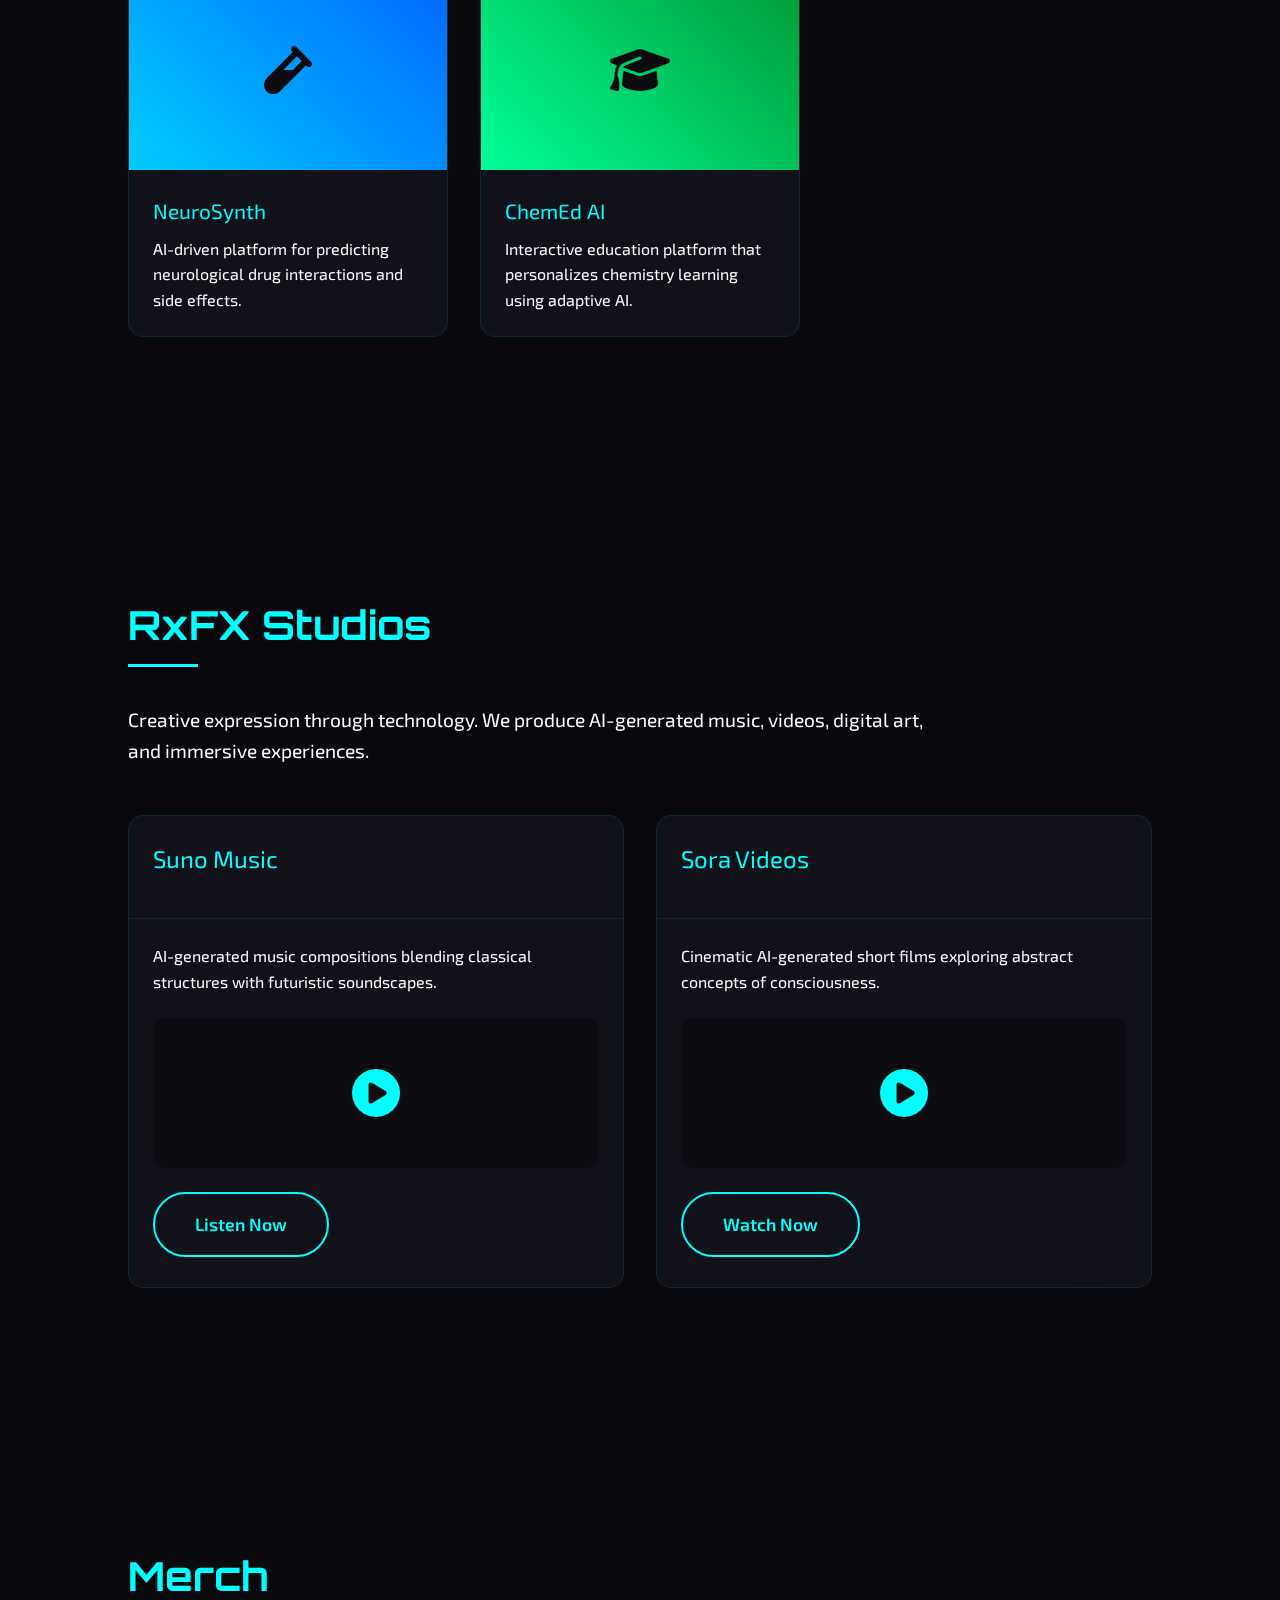
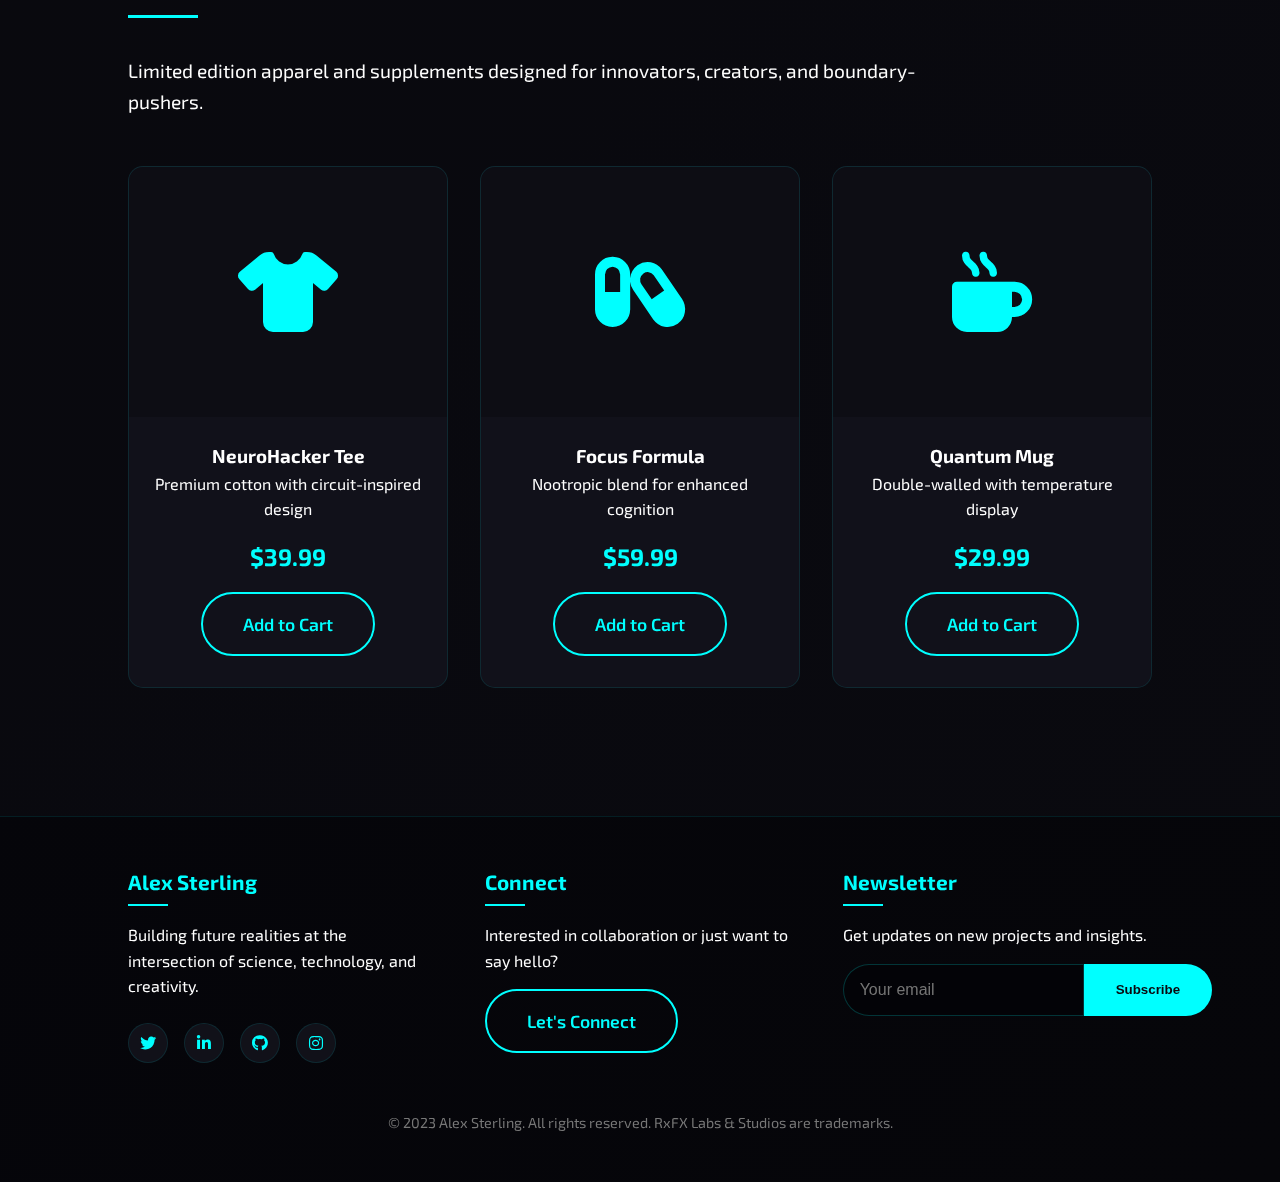
<file: bestsiteprofilefuture.html>
<!DOCTYPE html>
<html lang="en">
<head>
    <meta charset="UTF-8">
    <meta name="viewport" content="width=device-width, initial-scale=1.0">
    <title>Alex Sterling | Building Future Realities</title>
    <meta name="description" content="Solopreneur, R&D chemist, and creative technologist building across neuroscience, AI, music, biotech, and design.">
    <link rel="stylesheet" href="https://cdnjs.cloudflare.com/ajax/libs/font-awesome/6.4.0/css/all.min.css">
    <link href="https://fonts.googleapis.com/css2?family=Exo+2:wght@300;400;600;700&family=Orbitron:wght@400;700&display=swap" rel="stylesheet">
    <style>
        :root {
            --primary: #0ff;
            --primary-dark: #0cc;
            --secondary: #fff;
            --dark: #0a0a0f;
            --darker: #050508;
            --card-bg: rgba(20, 20, 30, 0.8);
            --glow: 0 0 10px rgba(0, 255, 255, 0.7);
            --transition: all 0.4s cubic-bezier(0.175, 0.885, 0.32, 1.275);
        }

        * {
            margin: 0;
            padding: 0;
            box-sizing: border-box;
        }

        body {
            background: linear-gradient(135deg, var(--darker), var(--dark));
            color: var(--secondary);
            font-family: 'Exo 2', sans-serif;
            line-height: 1.6;
            overflow-x: hidden;
            min-height: 100vh;
        }

        .grid-bg {
            position: fixed;
            top: 0;
            left: 0;
            width: 100%;
            height: 100%;
            background: 
                linear-gradient(rgba(10, 10, 15, 0.9), rgba(10, 10, 15, 0.9)),
                url('data:image/svg+xml;utf8,<svg xmlns="http://www.w3.org/2000/svg" width="100" height="100" viewBox="0 0 100 100"><rect width="100" height="100" fill="none" stroke="rgba(0, 255, 255, 0.05)" stroke-width="0.5"/></svg>');
            z-index: -1;
        }

        header {
            position: fixed;
            top: 0;
            width: 100%;
            padding: 1.5rem 5%;
            display: flex;
            justify-content: space-between;
            align-items: center;
            z-index: 1000;
            background: rgba(10, 10, 15, 0.8);
            backdrop-filter: blur(10px);
            border-bottom: 1px solid rgba(0, 255, 255, 0.1);
        }

        .logo {
            font-family: 'Orbitron', sans-serif;
            font-size: 1.8rem;
            font-weight: 700;
            color: var(--primary);
            text-decoration: none;
            letter-spacing: 1px;
            position: relative;
        }

        .logo::after {
            content: '';
            position: absolute;
            bottom: -5px;
            left: 0;
            width: 100%;
            height: 2px;
            background: var(--primary);
            transform: scaleX(0);
            transition: transform 0.3s ease;
        }

        .logo:hover::after {
            transform: scaleX(1);
        }

        nav ul {
            display: flex;
            list-style: none;
            gap: 2rem;
        }

        nav a {
            color: var(--secondary);
            text-decoration: none;
            font-size: 1.1rem;
            font-weight: 400;
            position: relative;
            padding: 0.5rem 0;
            transition: var(--transition);
        }

        nav a:hover {
            color: var(--primary);
        }

        nav a::after {
            content: '';
            position: absolute;
            bottom: 0;
            left: 0;
            width: 0;
            height: 2px;
            background: var(--primary);
            transition: width 0.3s ease;
        }

        nav a:hover::after {
            width: 100%;
        }

        .mobile-menu-btn {
            display: none;
            background: none;
            border: none;
            color: var(--secondary);
            font-size: 1.5rem;
            cursor: pointer;
        }

        .hero {
            min-height: 100vh;
            display: flex;
            align-items: center;
            padding: 0 10%;
            position: relative;
            overflow: hidden;
        }

        .hero-content {
            max-width: 800px;
            z-index: 2;
        }

        .hero h1 {
            font-family: 'Orbitron', sans-serif;
            font-size: 4.5rem;
            font-weight: 700;
            margin-bottom: 1.5rem;
            line-height: 1.1;
            text-shadow: var(--glow);
        }

        .tagline {
            font-size: 1.8rem;
            color: var(--primary);
            margin-bottom: 2rem;
            font-weight: 300;
        }

        .hero p {
            font-size: 1.2rem;
            margin-bottom: 2.5rem;
            max-width: 600px;
        }

        .hero-img {
            position: absolute;
            right: 10%;
            top: 50%;
            transform: translateY(-50%);
            width: 350px;
            height: 350px;
            border-radius: 50%;
            background: linear-gradient(45deg, var(--primary), #5500ff);
            box-shadow: 0 0 50px rgba(0, 255, 255, 0.5);
            overflow: hidden;
            display: flex;
            align-items: center;
            justify-content: center;
            border: 5px solid var(--card-bg);
            animation: float 6s ease-in-out infinite;
        }

        .hero-img::before {
            content: '';
            position: absolute;
            width: 100%;
            height: 100%;
            background: url('https://images.unsplash.com/photo-1552058544-f2b08422138a?ixlib=rb-4.0.3&ixid=M3wxMjA3fDB8MHxwaG90by1wYWdlfHx8fGVufDB8fHx8fA%3D%3D&auto=format&fit=crop&w=600&q=80') center/cover;
            border-radius: 50%;
        }

        .btn {
            display: inline-block;
            padding: 1rem 2.5rem;
            background: transparent;
            color: var(--primary);
            border: 2px solid var(--primary);
            border-radius: 50px;
            font-size: 1.1rem;
            font-weight: 600;
            text-decoration: none;
            transition: var(--transition);
            cursor: pointer;
            position: relative;
            overflow: hidden;
            z-index: 1;
        }

        .btn::before {
            content: '';
            position: absolute;
            top: 0;
            left: 0;
            width: 0;
            height: 100%;
            background: var(--primary);
            transition: width 0.5s ease;
            z-index: -1;
        }

        .btn:hover {
            color: var(--dark);
            box-shadow: var(--glow);
        }

        .btn:hover::before {
            width: 100%;
        }

        .btn-primary {
            background: var(--primary);
            color: var(--dark);
            margin-right: 1rem;
        }

        .btn-primary:hover {
            background: transparent;
            color: var(--primary);
        }

        .section {
            padding: 8rem 10%;
        }

        .section-title {
            font-family: 'Orbitron', sans-serif;
            font-size: 2.5rem;
            margin-bottom: 3rem;
            color: var(--primary);
            position: relative;
            display: inline-block;
        }

        .section-title::after {
            content: '';
            position: absolute;
            bottom: -10px;
            left: 0;
            width: 70px;
            height: 3px;
            background: var(--primary);
        }

        .preview-grid {
            display: grid;
            grid-template-columns: repeat(auto-fit, minmax(300px, 1fr));
            gap: 2rem;
            margin-top: 3rem;
        }

        .preview-card {
            background: var(--card-bg);
            border-radius: 15px;
            overflow: hidden;
            transition: var(--transition);
            border: 1px solid rgba(0, 255, 255, 0.1);
            position: relative;
        }

        .preview-card:hover {
            transform: translateY(-10px);
            box-shadow: var(--glow);
            border-color: var(--primary);
        }

        .card-header {
            padding: 1.5rem;
            border-bottom: 1px solid rgba(0, 255, 255, 0.1);
        }

        .card-body {
            padding: 1.5rem;
        }

        .card-title {
            font-size: 1.5rem;
            margin-bottom: 1rem;
            color: var(--primary);
        }

        .newsletter {
            background: var(--card-bg);
            border-radius: 15px;
            padding: 3rem;
            margin-top: 5rem;
            text-align: center;
            border: 1px solid rgba(0, 255, 255, 0.1);
        }

        .newsletter h3 {
            font-size: 1.8rem;
            margin-bottom: 1rem;
        }

        .newsletter p {
            color: #aaa;
            margin-bottom: 2rem;
        }

        .form-group {
            display: flex;
            max-width: 600px;
            margin: 0 auto;
        }

        .form-input {
            flex: 1;
            padding: 1rem;
            background: rgba(0, 0, 0, 0.3);
            border: 1px solid rgba(0, 255, 255, 0.2);
            border-radius: 50px 0 0 50px;
            color: var(--secondary);
            font-size: 1rem;
            outline: none;
            transition: var(--transition);
        }

        .form-input:focus {
            border-color: var(--primary);
            box-shadow: 0 0 15px rgba(0, 255, 255, 0.3);
        }

        .form-btn {
            padding: 0 2rem;
            background: var(--primary);
            color: var(--dark);
            border: none;
            border-radius: 0 50px 50px 0;
            font-weight: 600;
            cursor: pointer;
            transition: var(--transition);
        }

        .form-btn:hover {
            background: var(--primary-dark);
        }

        .timeline {
            position: relative;
            max-width: 900px;
            margin: 0 auto;
        }

        .timeline::before {
            content: '';
            position: absolute;
            top: 0;
            bottom: 0;
            width: 4px;
            background: var(--primary);
            left: 50%;
            transform: translateX(-50%);
        }

        .timeline-item {
            position: relative;
            margin-bottom: 3rem;
            width: 50%;
            padding: 1.5rem;
            background: var(--card-bg);
            border-radius: 10px;
            border: 1px solid rgba(0, 255, 255, 0.1);
            transition: var(--transition);
        }

        .timeline-item:hover {
            transform: translateY(-5px);
            box-shadow: var(--glow);
        }

        .timeline-item:nth-child(odd) {
            left: 0;
        }

        .timeline-item:nth-child(even) {
            left: 50%;
        }

        .timeline-date {
            color: var(--primary);
            font-weight: 600;
            margin-bottom: 0.5rem;
        }

        .portfolio-grid {
            display: grid;
            grid-template-columns: repeat(auto-fill, minmax(300px, 1fr));
            gap: 2rem;
        }

        .portfolio-item {
            background: var(--card-bg);
            border-radius: 15px;
            overflow: hidden;
            border: 1px solid rgba(0, 255, 255, 0.1);
            transition: var(--transition);
        }

        .portfolio-item:hover {
            transform: translateY(-10px);
            box-shadow: var(--glow);
            border-color: var(--primary);
        }

        .portfolio-img {
            height: 200px;
            background: linear-gradient(45deg, var(--primary), #5500ff);
            display: flex;
            align-items: center;
            justify-content: center;
            color: var(--dark);
            font-size: 3rem;
        }

        .portfolio-content {
            padding: 1.5rem;
        }

        .portfolio-title {
            font-size: 1.3rem;
            margin-bottom: 0.5rem;
            color: var(--primary);
        }

        .merch-grid {
            display: grid;
            grid-template-columns: repeat(auto-fill, minmax(250px, 1fr));
            gap: 2rem;
        }

        .merch-item {
            background: var(--card-bg);
            border-radius: 15px;
            overflow: hidden;
            border: 1px solid rgba(0, 255, 255, 0.1);
            transition: var(--transition);
            text-align: center;
        }

        .merch-item:hover {
            transform: translateY(-10px);
            box-shadow: var(--glow);
            border-color: var(--primary);
        }

        .merch-img {
            height: 250px;
            display: flex;
            align-items: center;
            justify-content: center;
            background: rgba(0, 0, 0, 0.2);
            font-size: 5rem;
            color: var(--primary);
        }

        .merch-content {
            padding: 1.5rem;
        }

        .merch-price {
            font-size: 1.5rem;
            color: var(--primary);
            margin: 1rem 0;
            font-weight: 700;
        }

        footer {
            background: rgba(5, 5, 10, 0.9);
            padding: 3rem 10%;
            border-top: 1px solid rgba(0, 255, 255, 0.1);
        }

        .footer-grid {
            display: grid;
            grid-template-columns: repeat(auto-fit, minmax(250px, 1fr));
            gap: 3rem;
        }

        .footer-col h3 {
            font-size: 1.3rem;
            margin-bottom: 1.5rem;
            color: var(--primary);
            position: relative;
        }

        .footer-col h3::after {
            content: '';
            position: absolute;
            bottom: -8px;
            left: 0;
            width: 40px;
            height: 2px;
            background: var(--primary);
        }

        .social-links {
            display: flex;
            gap: 1rem;
            margin-top: 1.5rem;
        }

        .social-link {
            display: flex;
            align-items: center;
            justify-content: center;
            width: 40px;
            height: 40px;
            border-radius: 50%;
            background: var(--card-bg);
            color: var(--primary);
            text-decoration: none;
            transition: var(--transition);
            border: 1px solid rgba(0, 255, 255, 0.1);
        }

        .social-link:hover {
            background: var(--primary);
            color: var(--dark);
            transform: translateY(-5px);
            box-shadow: var(--glow);
        }

        .copyright {
            text-align: center;
            padding-top: 3rem;
            color: #777;
            font-size: 0.9rem;
        }

        /* Animations */
        @keyframes float {
            0% { transform: translateY(-50%) translateX(0); }
            50% { transform: translateY(-55%) translateX(10px); }
            100% { transform: translateY(-50%) translateX(0); }
        }

        @keyframes pulse {
            0% { box-shadow: 0 0 0 0 rgba(0, 255, 255, 0.7); }
            70% { box-shadow: 0 0 0 15px rgba(0, 255, 255, 0); }
            100% { box-shadow: 0 0 0 0 rgba(0, 255, 255, 0); }
        }

        .pulse {
            animation: pulse 2s infinite;
        }

        /* Responsive */
        @media (max-width: 1100px) {
            .hero-img {
                right: 5%;
                width: 300px;
                height: 300px;
            }
        }

        @media (max-width: 900px) {
            .hero {
                flex-direction: column;
                text-align: center;
                padding-top: 8rem;
            }

            .hero-content {
                margin-bottom: 3rem;
            }

            .hero-img {
                position: relative;
                right: auto;
                top: auto;
                transform: none;
                margin-top: 2rem;
            }

            .hero h1 {
                font-size: 3.5rem;
            }

            .tagline {
                font-size: 1.5rem;
            }

            .timeline::before {
                left: 30px;
            }

            .timeline-item {
                width: calc(100% - 60px);
                left: 0 !important;
                margin-left: 60px;
            }
        }

        @media (max-width: 768px) {
            .mobile-menu-btn {
                display: block;
            }

            nav ul {
                position: fixed;
                top: 80px;
                right: -100%;
                flex-direction: column;
                background: var(--card-bg);
                width: 70%;
                height: calc(100vh - 80px);
                padding: 2rem;
                transition: var(--transition);
                border-left: 1px solid rgba(0, 255, 255, 0.1);
            }

            nav ul.active {
                right: 0;
            }

            .section {
                padding: 5rem 7%;
            }

            .form-group {
                flex-direction: column;
            }

            .form-input {
                border-radius: 50px;
                margin-bottom: 1rem;
            }

            .form-btn {
                border-radius: 50px;
                padding: 1rem;
            }
        }

        @media (max-width: 480px) {
            .hero h1 {
                font-size: 2.8rem;
            }

            .tagline {
                font-size: 1.3rem;
            }

            .hero-img {
                width: 250px;
                height: 250px;
            }

            .section-title {
                font-size: 2rem;
            }
        }
    </style>
</head>
<body>
    <div class="grid-bg"></div>
    
    <header>
        <a href="#" class="logo">Alex Sterling</a>
        <button class="mobile-menu-btn">
            <i class="fas fa-bars"></i>
        </button>
        <nav>
            <ul>
                <li><a href="#home">Home</a></li>
                <li><a href="#about">About</a></li>
                <li><a href="#portfolio">Portfolio</a></li>
                <li><a href="#rxfx-labs">RxFX Labs</a></li>
                <li><a href="#rxfx-studios">RxFX Studios</a></li>
                <li><a href="#merch">Merch</a></li>
                <li><a href="#blog">Blog</a></li>
                <li><a href="#newsletter">Newsletter</a></li>
                <li><a href="#contact">Contact</a></li>
            </ul>
        </nav>
    </header>

    <main>
        <section id="home" class="hero">
            <div class="hero-content">
                <h1>Alex Sterling</h1>
                <div class="tagline">Building Future Realities — From Molecules to Music to AI</div>
                <p>Solopreneur building a portfolio of biotech, AI, and multimedia ventures. Bridging the gap between scientific innovation and creative expression.</p>
                <div class="hero-btns">
                    <a href="#portfolio" class="btn btn-primary pulse">View Projects</a>
                    <a href="#about" class="btn">Learn More</a>
                </div>
            </div>
            <div class="hero-img"></div>
        </section>

        <section id="previews" class="section">
            <h2 class="section-title">Venture Portfolio</h2>
            <div class="preview-grid">
                <div class="preview-card">
                    <div class="card-header">
                        <div class="card-title">RxFX Labs</div>
                    </div>
                    <div class="card-body">
                        <p>Biotech & edtech innovations. Developing NutriChem.AI, SmartClaimRx, and CNS research platforms.</p>
                        <a href="#rxfx-labs" class="btn" style="margin-top: 1rem;">Explore Labs</a>
                    </div>
                </div>
                
                <div class="preview-card">
                    <div class="card-header">
                        <div class="card-title">RxFX Studios</div>
                    </div>
                    <div class="card-body">
                        <p>Multimedia production - AI-generated music, videos, animated characters, and immersive experiences.</p>
                        <a href="#rxfx-studios" class="btn" style="margin-top: 1rem;">Enter Studios</a>
                    </div>
                </div>
                
                <div class="preview-card">
                    <div class="card-header">
                        <div class="card-title">Latest Blog</div>
                    </div>
                    <div class="card-body">
                        <p>"The Neuroscience of Creativity: How AI is Expanding Human Imagination"</p>
                        <a href="#blog" class="btn" style="margin-top: 1rem;">Read Article</a>
                    </div>
                </div>
                
                <div class="preview-card">
                    <div class="card-header">
                        <div class="card-title">New Merch</div>
                    </div>
                    <div class="card-body">
                        <p>Limited edition apparel and supplements. Designed for innovators and boundary-pushers.</p>
                        <a href="#merch" class="btn" style="margin-top: 1rem;">Shop Now</a>
                    </div>
                </div>
            </div>

            <div class="newsletter">
                <h3>Join the Innovation Journey</h3>
                <p>Follow the journey. One email a week. No spam.</p>
                <div class="form-group">
                    <input type="email" class="form-input" placeholder="Your best email">
                    <button class="form-btn">Subscribe</button>
                </div>
            </div>
        </section>

        <section id="about" class="section" style="background: rgba(10, 10, 15, 0.7);">
            <h2 class="section-title">About Me</h2>
            <div class="timeline">
                <div class="timeline-item">
                    <div class="timeline-date">2012-2016</div>
                    <h3>R&D Chemist</h3>
                    <p>Developed novel pharmaceutical compounds with focus on CNS applications. Published 5 research papers.</p>
                </div>
                
                <div class="timeline-item">
                    <div class="timeline-date">2017-2019</div>
                    <h3>AI Research & Development</h3>
                    <p>Founded first AI startup focusing on drug discovery algorithms. Acquired by major pharma company.</p>
                </div>
                
                <div class="timeline-item">
                    <div class="timeline-date">2020-Present</div>
                    <h3>Creative Technologist</h3>
                    <p>Launched RxFX Labs & Studios to explore intersections of neuroscience, AI, and creative expression.</p>
                </div>
                
                <div class="timeline-item">
                    <div class="timeline-date">Featured In</div>
                    <p>TechCrunch, Wired, Scientific American, Future of Life Institute Podcast, NeuroTechX Conference</p>
                </div>
            </div>
        </section>

        <section id="portfolio" class="section">
            <h2 class="section-title">Portfolio</h2>
            <div class="portfolio-grid">
                <div class="portfolio-item">
                    <div class="portfolio-img">
                        <i class="fas fa-brain"></i>
                    </div>
                    <div class="portfolio-content">
                        <div class="portfolio-title">NutriChem.AI</div>
                        <p>AI platform for personalized nutrition and supplement formulations based on biochemical markers.</p>
                        <a href="#" class="btn" style="margin-top: 1rem;">View Project</a>
                    </div>
                </div>
                
                <div class="portfolio-item">
                    <div class="portfolio-img">
                        <i class="fas fa-file-invoice-dollar"></i>
                    </div>
                    <div class="portfolio-content">
                        <div class="portfolio-title">SmartClaimRx</div>
                        <p>Blockchain solution for pharmaceutical supply chain transparency and automated insurance claims.</p>
                        <a href="#" class="btn" style="margin-top: 1rem;">View Project</a>
                    </div>
                </div>
                
                <div class="portfolio-item">
                    <div class="portfolio-img">
                        <i class="fas fa-robot"></i>
                    </div>
                    <div class="portfolio-content">
                        <div class="portfolio-title">Messi FanBot</div>
                        <p>AI companion that generates personalized football content, training insights, and match analyses.</p>
                        <a href="#" class="btn" style="margin-top: 1rem;">View Project</a>
                    </div>
                </div>
            </div>
        </section>

        <section id="rxfx-labs" class="section" style="background: rgba(10, 10, 15, 0.7);">
            <h2 class="section-title">RxFX Labs</h2>
            <p style="max-width: 800px; margin-bottom: 3rem; font-size: 1.2rem;">
                Where biotechnology meets artificial intelligence. Our lab focuses on developing solutions at the intersection of chemistry, neuroscience, and machine learning.
            </p>
            
            <div class="portfolio-grid">
                <div class="portfolio-item">
                    <div class="portfolio-img" style="background: linear-gradient(45deg, #00ccff, #0066ff);">
                        <i class="fas fa-vial"></i>
                    </div>
                    <div class="portfolio-content">
                        <div class="portfolio-title">NeuroSynth</div>
                        <p>AI-driven platform for predicting neurological drug interactions and side effects.</p>
                    </div>
                </div>
                
                <div class="portfolio-item">
                    <div class="portfolio-img" style="background: linear-gradient(45deg, #00ff99, #009933);">
                        <i class="fas fa-graduation-cap"></i>
                    </div>
                    <div class="portfolio-content">
                        <div class="portfolio-title">ChemEd AI</div>
                        <p>Interactive education platform that personalizes chemistry learning using adaptive AI.</p>
                    </div>
                </div>
            </div>
        </section>

        <section id="rxfx-studios" class="section">
            <h2 class="section-title">RxFX Studios</h2>
            <p style="max-width: 800px; margin-bottom: 3rem; font-size: 1.2rem;">
                Creative expression through technology. We produce AI-generated music, videos, digital art, and immersive experiences.
            </p>
            
            <div class="preview-grid">
                <div class="preview-card">
                    <div class="card-header">
                        <div class="card-title">Suno Music</div>
                    </div>
                    <div class="card-body">
                        <p>AI-generated music compositions blending classical structures with futuristic soundscapes.</p>
                        <div style="margin: 1.5rem 0; height: 150px; background: rgba(0,0,0,0.3); display: flex; align-items: center; justify-content: center; border-radius: 10px;">
                            <i class="fas fa-play-circle" style="font-size: 3rem; color: var(--primary);"></i>
                        </div>
                        <a href="#" class="btn">Listen Now</a>
                    </div>
                </div>
                
                <div class="preview-card">
                    <div class="card-header">
                        <div class="card-title">Sora Videos</div>
                    </div>
                    <div class="card-body">
                        <p>Cinematic AI-generated short films exploring abstract concepts of consciousness.</p>
                        <div style="margin: 1.5rem 0; height: 150px; background: rgba(0,0,0,0.3); display: flex; align-items: center; justify-content: center; border-radius: 10px;">
                            <i class="fas fa-play-circle" style="font-size: 3rem; color: var(--primary);"></i>
                        </div>
                        <a href="#" class="btn">Watch Now</a>
                    </div>
                </div>
            </div>
        </section>

        <section id="merch" class="section" style="background: rgba(10, 10, 15, 0.7);">
            <h2 class="section-title">Merch</h2>
            <p style="max-width: 800px; margin-bottom: 3rem; font-size: 1.2rem;">
                Limited edition apparel and supplements designed for innovators, creators, and boundary-pushers.
            </p>
            
            <div class="merch-grid">
                <div class="merch-item">
                    <div class="merch-img">
                        <i class="fas fa-tshirt"></i>
                    </div>
                    <div class="merch-content">
                        <h3>NeuroHacker Tee</h3>
                        <p>Premium cotton with circuit-inspired design</p>
                        <div class="merch-price">$39.99</div>
                        <a href="#" class="btn">Add to Cart</a>
                    </div>
                </div>
                
                <div class="merch-item">
                    <div class="merch-img">
                        <i class="fas fa-capsules"></i>
                    </div>
                    <div class="merch-content">
                        <h3>Focus Formula</h3>
                        <p>Nootropic blend for enhanced cognition</p>
                        <div class="merch-price">$59.99</div>
                        <a href="#" class="btn">Add to Cart</a>
                    </div>
                </div>
                
                <div class="merch-item">
                    <div class="merch-img">
                        <i class="fas fa-mug-hot"></i>
                    </div>
                    <div class="merch-content">
                        <h3>Quantum Mug</h3>
                        <p>Double-walled with temperature display</p>
                        <div class="merch-price">$29.99</div>
                        <a href="#" class="btn">Add to Cart</a>
                    </div>
                </div>
            </div>
        </section>
    </main>

    <footer id="contact">
        <div class="footer-grid">
            <div class="footer-col">
                <h3>Alex Sterling</h3>
                <p>Building future realities at the intersection of science, technology, and creativity.</p>
                <div class="social-links">
                    <a href="#" class="social-link"><i class="fab fa-twitter"></i></a>
                    <a href="#" class="social-link"><i class="fab fa-linkedin-in"></i></a>
                    <a href="#" class="social-link"><i class="fab fa-github"></i></a>
                    <a href="#" class="social-link"><i class="fab fa-instagram"></i></a>
                </div>
            </div>
            
            <div class="footer-col">
                <h3>Connect</h3>
                <p>Interested in collaboration or just want to say hello?</p>
                <a href="mailto:alex@rx-fx.io" class="btn" style="margin-top: 1rem;">Let's Connect</a>
            </div>
            
            <div class="footer-col">
                <h3>Newsletter</h3>
                <p>Get updates on new projects and insights.</p>
                <div class="form-group" style="margin-top: 1rem;">
                    <input type="email" class="form-input" placeholder="Your email">
                    <button class="form-btn">Subscribe</button>
                </div>
            </div>
        </div>
        
        <div class="copyright">
            &copy; 2023 Alex Sterling. All rights reserved. RxFX Labs & Studios are trademarks.
        </div>
    </footer>

    <script>
        // Mobile menu toggle
        const mobileMenuBtn = document.querySelector('.mobile-menu-btn');
        const navMenu = document.querySelector('nav ul');
        
        mobileMenuBtn.addEventListener('click', () => {
            navMenu.classList.toggle('active');
            mobileMenuBtn.querySelector('i').classList.toggle('fa-bars');
            mobileMenuBtn.querySelector('i').classList.toggle('fa-times');
        });
        
        // Smooth scrolling for anchor links
        document.querySelectorAll('a[href^="#"]').forEach(anchor => {
            anchor.addEventListener('click', function(e) {
                e.preventDefault();
                
                navMenu.classList.remove('active');
                mobileMenuBtn.querySelector('i').classList.add('fa-bars');
                mobileMenuBtn.querySelector('i').classList.remove('fa-times');
                
                const targetId = this.getAttribute('href');
                const targetElement = document.querySelector(targetId);
                
                window.scrollTo({
                    top: targetElement.offsetTop - 80,
                    behavior: 'smooth'
                });
            });
        });
        
        // Add animation when elements come into view
        const observerOptions = {
            root: null,
            rootMargin: '0px',
            threshold: 0.1
        };
        
        const observer = new IntersectionObserver((entries, observer) => {
            entries.forEach(entry => {
                if (entry.isIntersecting) {
                    entry.target.classList.add('animate');
                    observer.unobserve(entry.target);
                }
            });
        }, observerOptions);
        
        document.querySelectorAll('.preview-card, .timeline-item, .portfolio-item, .merch-item').forEach(item => {
            observer.observe(item);
        });
    </script>
</body>
</html>
</file>
